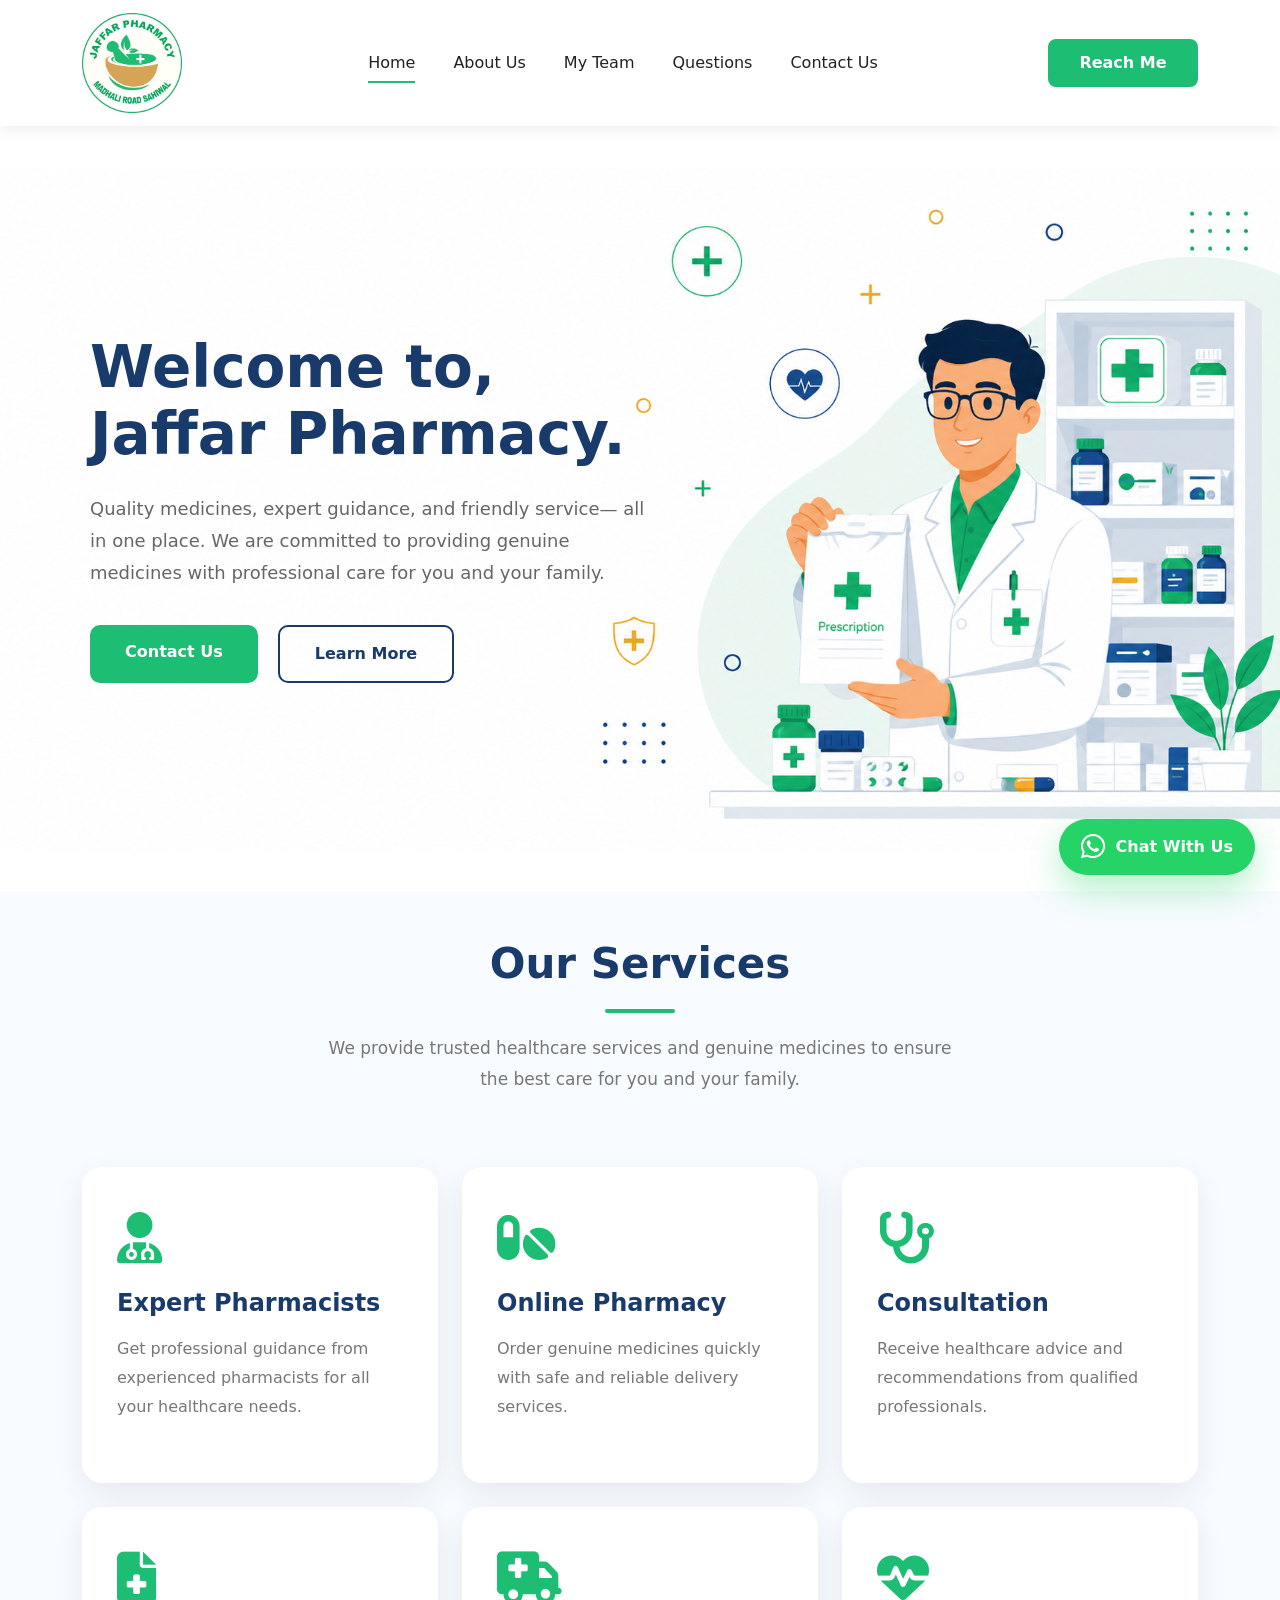
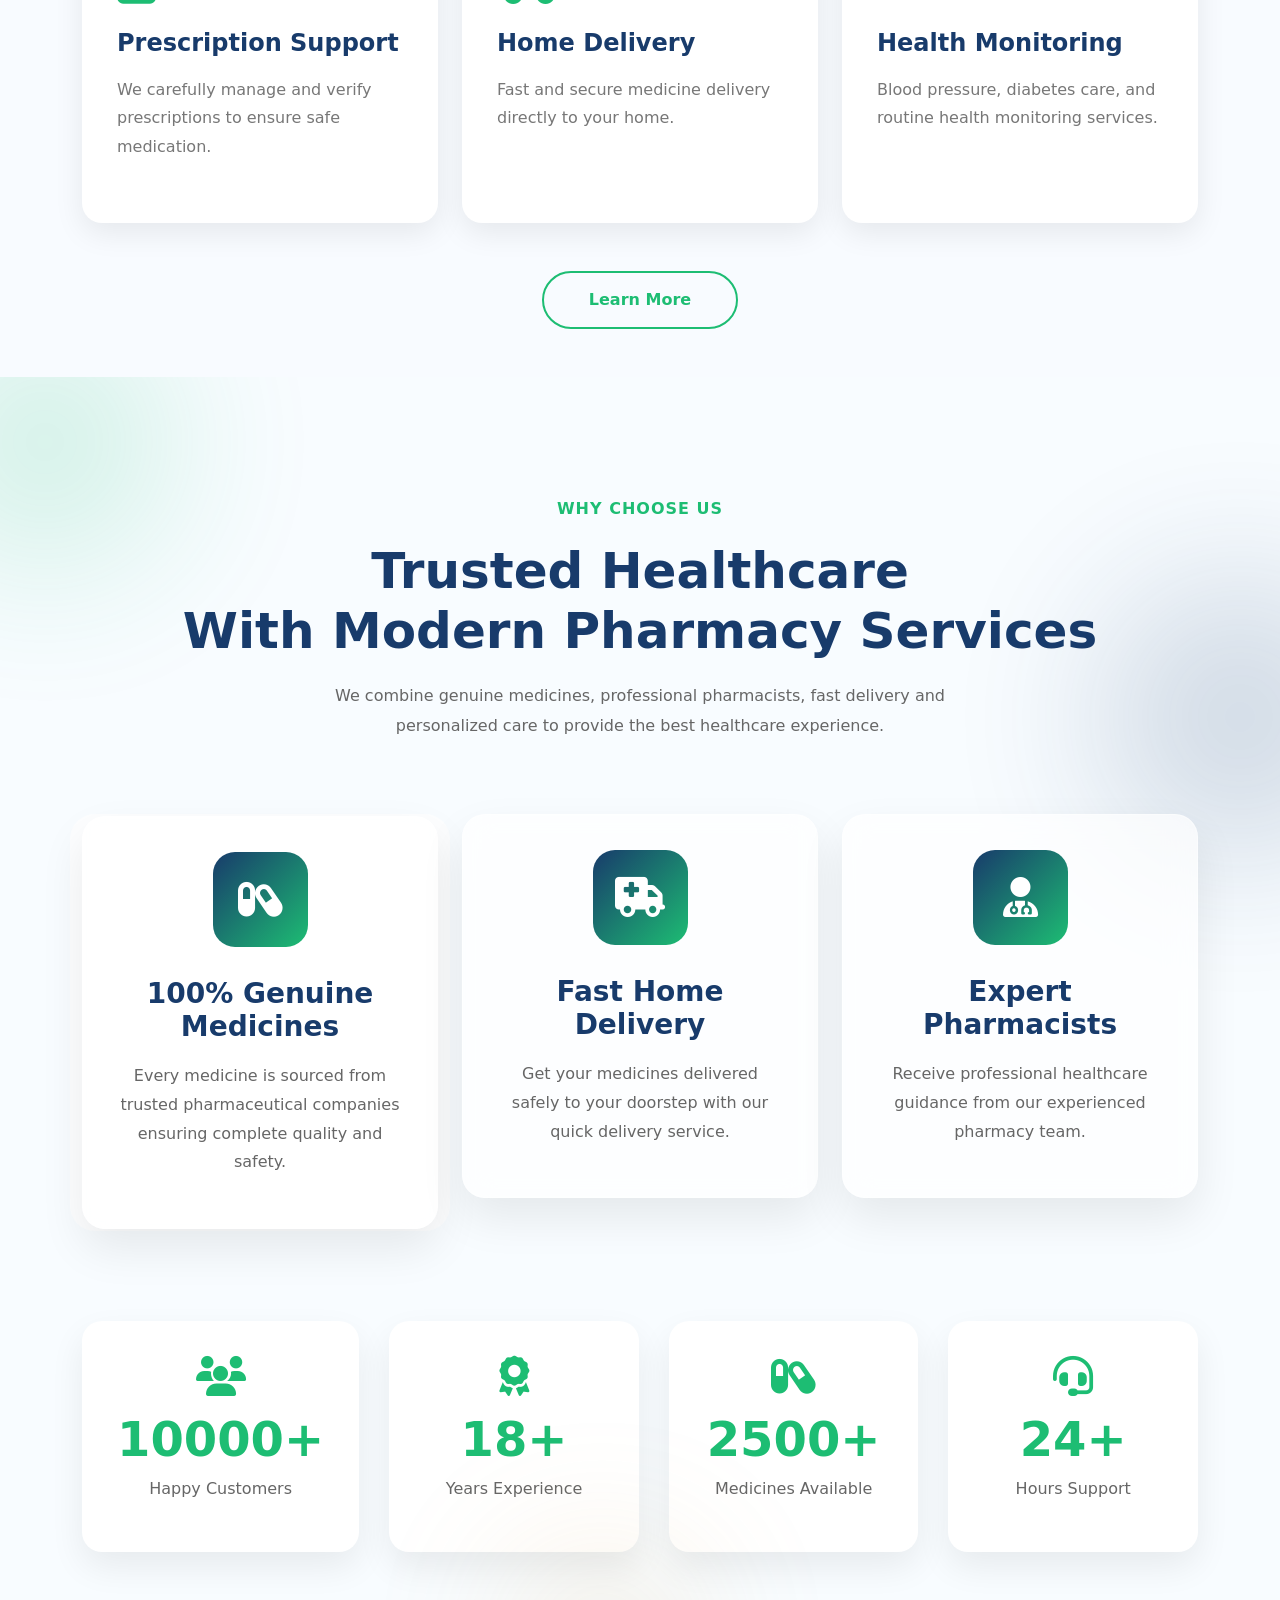
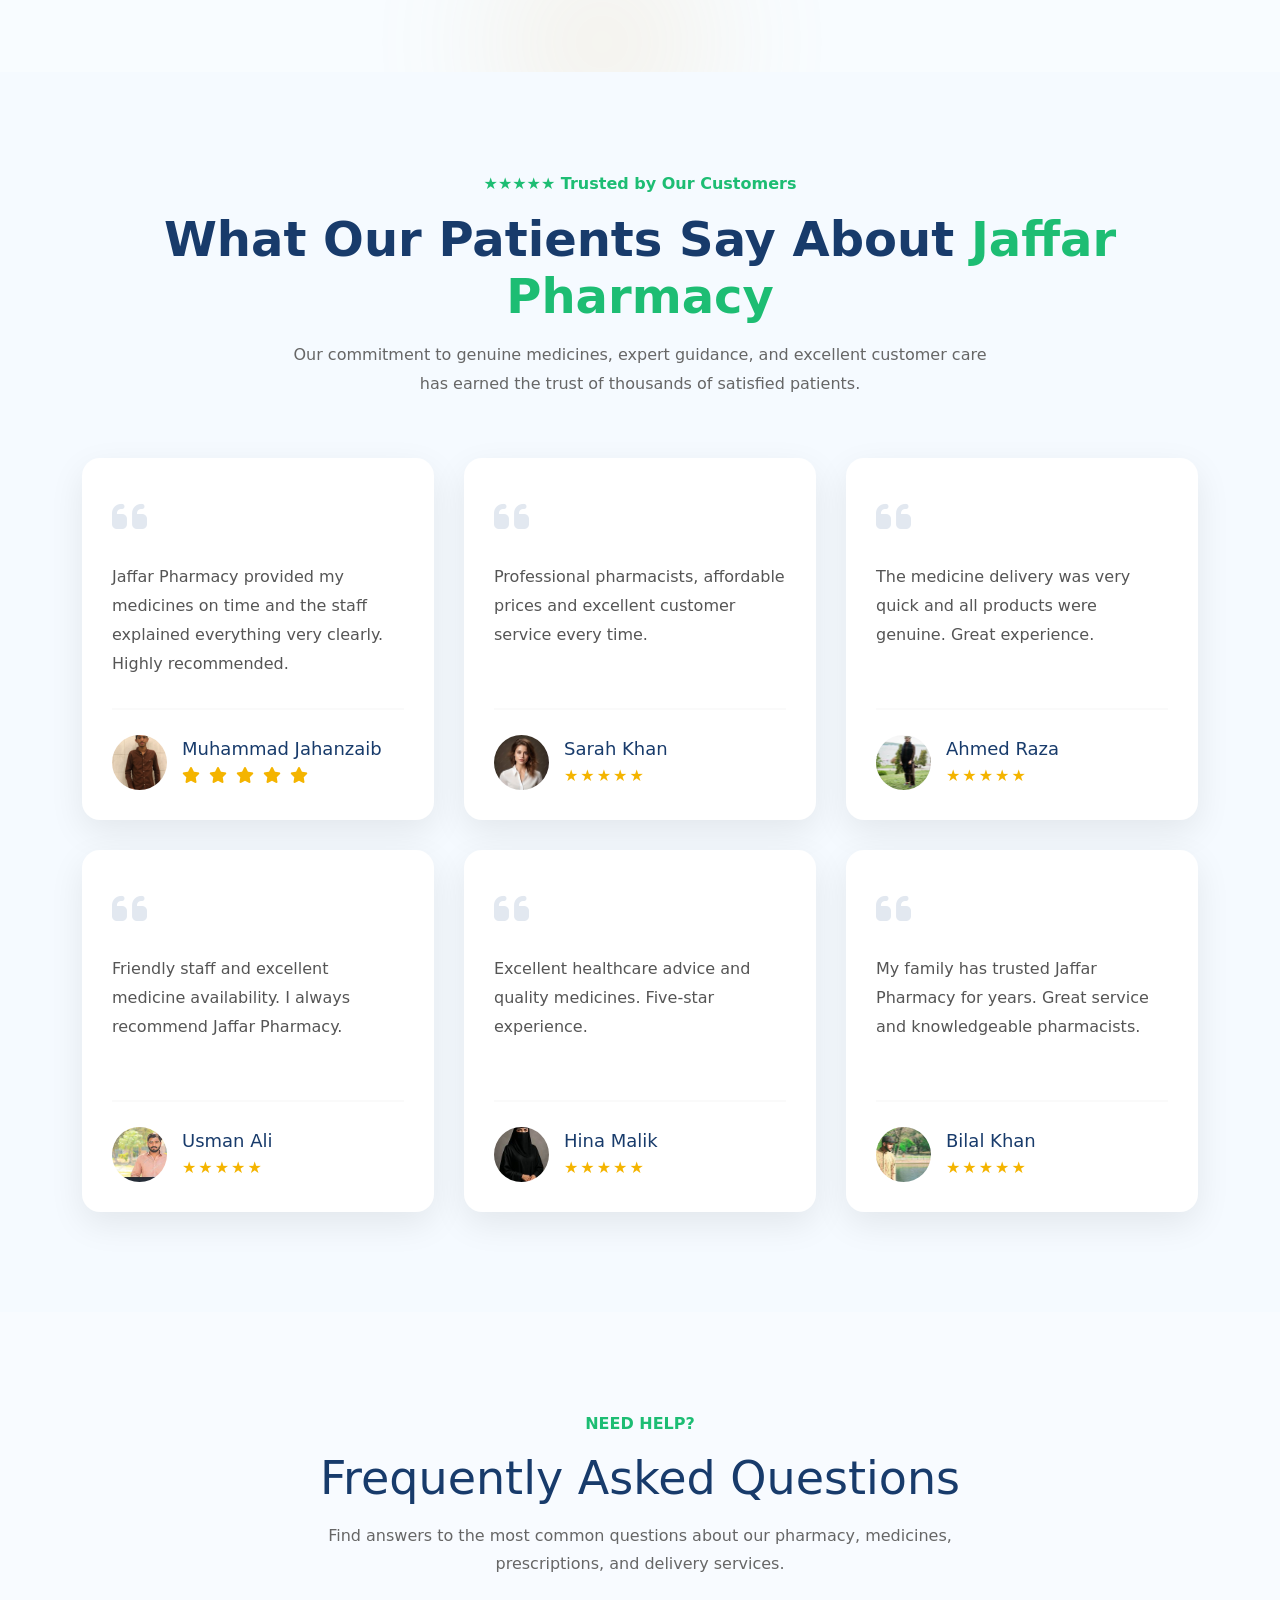
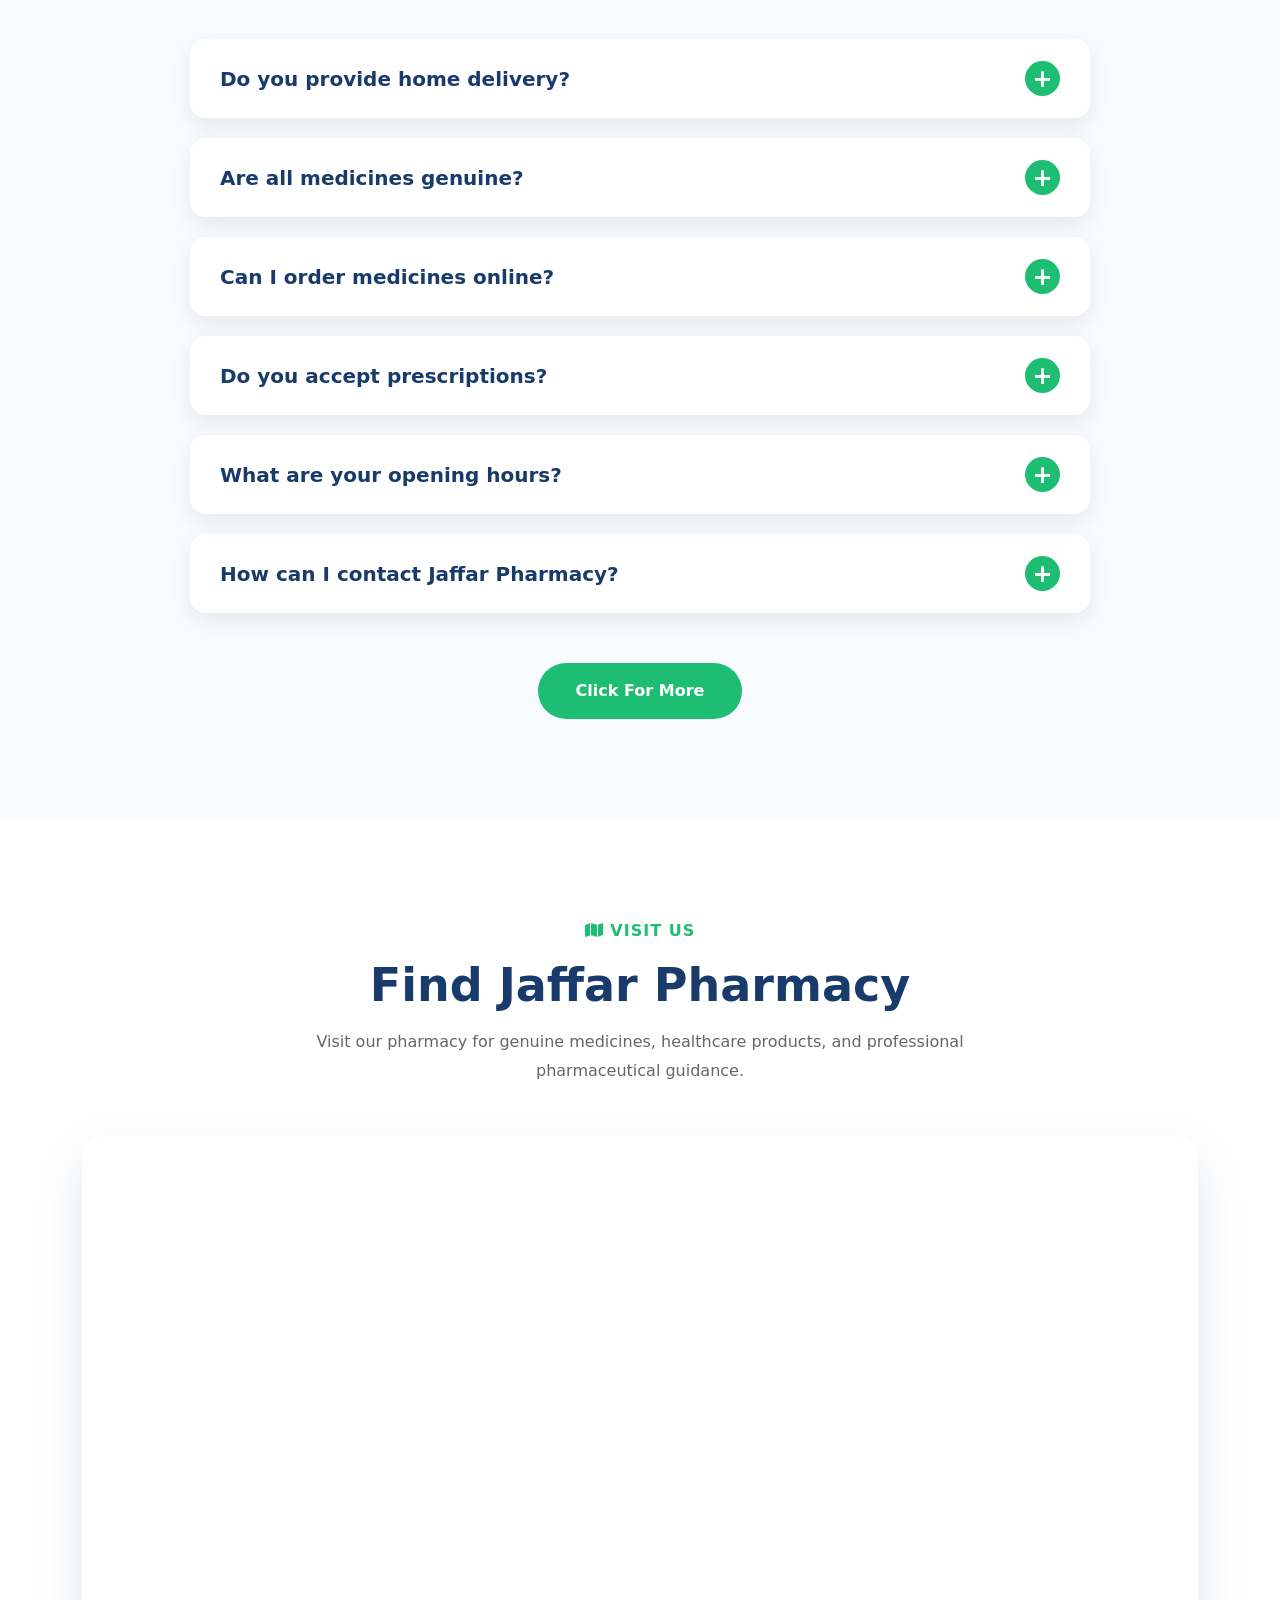
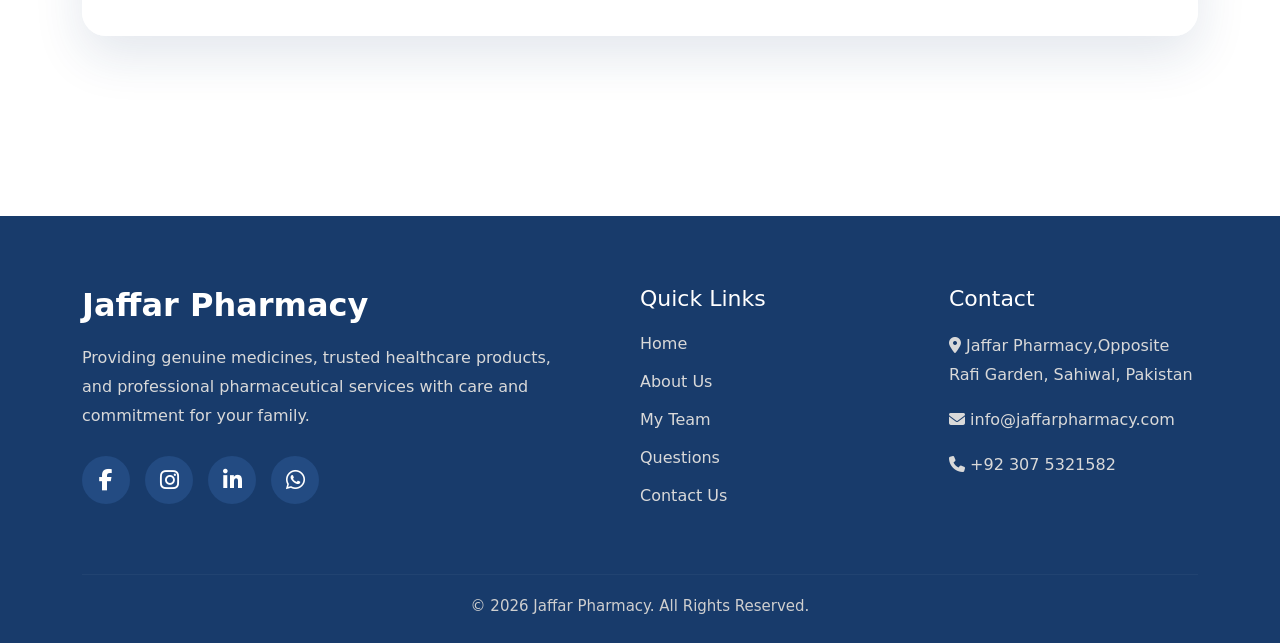
<file: index.html>
<!DOCTYPE html>
<html lang="en">

<head>
    <meta charset="UTF-8">
    <meta name="viewport" content="width=device-width, initial-scale=1.0">
    <title>Jaffar Pharmacy | Trusted Pharmacy & Medical Store in Sahiwal</title>
    <meta name="description"
        content="Jaffar Pharmacy is a trusted pharmacy in Sahiwal offering genuine medicines, healthcare products, pharmacist guidance, and fast home delivery.">
    <meta property="og:title" content="Jaffar Pharmacy">

    <meta property="og:description" content="Trusted Pharmacy in Sahiwal">

    <meta property="og:image" content="https://paffarpharmacy.org/images/logo.jpg">

    <meta property="og:url" content="https://jaffarpharmacy.org">
    <link rel="icon" type="image/x-icon" href="images/jaffarpharmacylogo.jpg">
    <link rel="stylesheet" href="css/style.css">
    <link rel="stylesheet" href="https://cdn.jsdelivr.net/npm/swiper@11/swiper-bundle.min.css">
    <link rel="stylesheet" href="https://cdn.jsdelivr.net/npm/swiper@11/swiper-bundle.min.css" />
    <link href="https://cdn.jsdelivr.net/npm/bootstrap@5.3.8/dist/css/bootstrap.min.css" rel="stylesheet"
        integrity="sha384-sRIl4kxILFvY47J16cr9ZwB07vP4J8+LH7qKQnuqkuIAvNWLzeN8tE5YBujZqJLB" crossorigin="anonymous">
    <link rel="stylesheet" href="https://cdnjs.cloudflare.com/ajax/libs/font-awesome/6.7.2/css/all.min.css">
</head>

<body>

    <nav class="navbar navbar-expand-lg">
        <div class="container">

            <!-- Logo -->
            <a class="navbar-brand" href="/">
                <img src="images/jaffarpharmacylogo.jpg" class="logoimg" alt="Jaffar Pharmacy">
            </a>

            <!-- Mobile Toggle -->
            <button class="navbar-toggler" type="button" data-bs-toggle="collapse" data-bs-target="#navbarNav">
                <span class="navbar-toggler-icon"></span>
            </button>

            <!-- Navbar -->
            <div class="collapse navbar-collapse" id="navbarNav">

                <!-- Center Menu -->
                <ul class="navbar-nav mx-auto">

                    <li class="nav-item">
                        <a class="nav-link active" href="index.html">Home</a>
                    </li>

                    <li class="nav-item">
                        <a class="nav-link" href="about.html">About Us</a>
                    </li>

                    <li class="nav-item">
                        <a class="nav-link" href="team.html">My Team</a>
                    </li>

                    <li class="nav-item">
                        <a class="nav-link" href="questions.html">Questions</a>
                    </li>

                    <li class="nav-item">
                        <a class="nav-link" href="contact.html">Contact Us</a>
                    </li>

                </ul>

                <!-- Button -->
                <a href="contact.html" class="d-lg-block d-grid">
                    <button class="reachmebtn">Reach Me</button>
                </a>

            </div>

        </div>
    </nav>
    <section class="hero_section">
        <div class="hero_content">

            <div class="hero_text">
                <h1>
                    Welcome to,<br>
                    Jaffar Pharmacy.
                </h1>

                <p>
                    Quality medicines, expert guidance, and friendly service—
                    all in one place. We are committed to providing genuine
                    medicines with professional care for you and your family.
                </p>

                <div class="hero_buttons">
                    <a href="contact.html" class="btn_primary">Contact Us</a>
                    <a href="about.html" class="btn_secondary">Learn More</a>
                </div>
            </div>

        </div>
    </section>
    <section class="services py-5">

        <div class="container">

            <div class="section-title text-center">
                <h2>Our Services</h2>
                <div class="line"></div>

                <p>
                    We provide trusted healthcare services and genuine medicines to
                    ensure the best care for you and your family.
                </p>
            </div>

            <div class="row g-4 mt-5">

                <!-- Card 1 -->
                <div class="col-lg-4 col-md-6">
                    <div class="service-card">
                        <i class="fa-solid fa-user-doctor"></i>
                        <h4>Expert Pharmacists</h4>
                        <p>
                            Get professional guidance from experienced pharmacists
                            for all your healthcare needs.
                        </p>
                    </div>
                </div>

                <!-- Card 2 -->
                <div class="col-lg-4 col-md-6">
                    <div class="service-card">
                        <i class="fa-solid fa-pills"></i>
                        <h4>Online Pharmacy</h4>
                        <p>
                            Order genuine medicines quickly with safe and reliable
                            delivery services.
                        </p>
                    </div>
                </div>

                <!-- Card 3 -->
                <div class="col-lg-4 col-md-6">
                    <div class="service-card">
                        <i class="fa-solid fa-stethoscope"></i>
                        <h4>Consultation</h4>
                        <p>
                            Receive healthcare advice and recommendations from
                            qualified professionals.
                        </p>
                    </div>
                </div>

                <!-- Card 4 -->
                <div class="col-lg-4 col-md-6">
                    <div class="service-card">
                        <i class="fa-solid fa-file-medical"></i>
                        <h4>Prescription Support</h4>
                        <p>
                            We carefully manage and verify prescriptions to ensure
                            safe medication.
                        </p>
                    </div>
                </div>

                <!-- Card 5 -->
                <div class="col-lg-4 col-md-6">
                    <div class="service-card">
                        <i class="fa-solid fa-truck-medical"></i>
                        <h4>Home Delivery</h4>
                        <p>
                            Fast and secure medicine delivery directly to your home.
                        </p>
                    </div>
                </div>

                <!-- Card 6 -->
                <div class="col-lg-4 col-md-6">
                    <div class="service-card">
                        <i class="fa-solid fa-heart-pulse"></i>
                        <h4>Health Monitoring</h4>
                        <p>
                            Blood pressure, diabetes care, and routine health
                            monitoring services.
                        </p>
                    </div>
                </div>

            </div>

            <div class="text-center mt-5">
                <a href="about.html" class="learn-btn">Learn More</a>
            </div>

        </div>

    </section>



    <section class="why_choose">

        <div class="floating-circle one"></div>
        <div class="floating-circle two"></div>
        <div class="floating-circle three"></div>

        <div class="container">

            <div class="heading">

                <span>Why Choose Us</span>

                <h2>
                    Trusted Healthcare <br>
                    With Modern Pharmacy Services
                </h2>

                <p>
                    We combine genuine medicines, professional pharmacists,
                    fast delivery and personalized care to provide the best
                    healthcare experience.
                </p>

            </div>


            <div class="row g-4 mt-5">

                <!-- Card -->

                <div class="col-lg-4 gradient-border">

                    <div class="glass-card">

                        <div class="icon-box">
                            <i class="fa-solid fa-capsules"></i>
                        </div>

                        <h3>100% Genuine Medicines</h3>

                        <p>
                            Every medicine is sourced from trusted pharmaceutical
                            companies ensuring complete quality and safety.
                        </p>

                    </div>

                </div>

                <!-- Card -->

                <div class="col-lg-4">

                    <div class="glass-card">

                        <div class="icon-box">
                            <i class="fa-solid fa-truck-medical"></i>
                        </div>

                        <h3>Fast Home Delivery</h3>

                        <p>
                            Get your medicines delivered safely to your doorstep
                            with our quick delivery service.
                        </p>

                    </div>

                </div>

                <!-- Card -->

                <div class="col-lg-4">

                    <div class="glass-card">

                        <div class="icon-box">
                            <i class="fa-solid fa-user-doctor"></i>
                        </div>

                        <h3>Expert Pharmacists</h3>

                        <p>
                            Receive professional healthcare guidance from our
                            experienced pharmacy team.
                        </p>

                    </div>

                </div>

            </div>


            <!-- Counter -->

            <div class="counter-section">

                <div class="counter-box">
                    <i class="fa-solid fa-users"></i>
                    <h2 class="counter" data-target="10000">250+</h2>

                    <p>Happy Customers</p>

                </div>

                <div class="counter-box">
                    <i class="fa-solid fa-award"></i>
                    <h2 class="counter" data-target="18">5+</h2>

                    <p>Years Experience</p>

                </div>

                <div class="counter-box">
                    <i class="fa-solid fa-capsules"></i>
                    <h2 class="counter" data-target="2500">999+</h2>

                    <p>Medicines Available</p>

                </div>

                <div class="counter-box">
                    <i class="fa-solid fa-headset"></i>
                    <h2 class="counter" data-target="24">27/7</h2>

                    <p>Hours Support</p>

                </div>

            </div>

        </div>

    </section>
    <section class="reviews-section">

        <div class="container">

            <div class="review-heading">

                <span>★★★★★ Trusted by Our Customers</span>

                <h2>What Our Patients Say About <span>Jaffar Pharmacy</span></h2>

                <p>
                    Our commitment to genuine medicines, expert guidance, and excellent
                    customer care has earned the trust of thousands of satisfied patients.
                </p>

            </div>

            <div class="review-grid">

                <!-- Review Card -->

                <div class="review-card">

                    <div class="quote">
                        <i class="fa-solid fa-quote-left"></i>
                    </div>

                    <p>
                        Jaffar Pharmacy provided my medicines on time and the staff
                        explained everything very clearly. Highly recommended.
                    </p>

                    <hr>

                    <div class="review-user">

                        <img src="images/my-pic.jpeg" alt="jaffar pharmacy logo">

                        <div>

                            <h4>Muhammad Jahanzaib</h4>

                            <div class="stars">
                                <i class="fa-solid fa-star"></i>
                                <i class="fa-solid fa-star"></i>
                                <i class="fa-solid fa-star"></i>
                                <i class="fa-solid fa-star"></i>
                                <i class="fa-solid fa-star"></i>
                            </div>

                        </div>

                    </div>

                </div>

                <!-- Copy this card 5 more times -->

                <div class="review-card">

                    <div class="quote">
                        <i class="fa-solid fa-quote-left"></i>
                    </div>

                    <p>
                        Professional pharmacists, affordable prices and excellent
                        customer service every time.
                    </p>

                    <hr>

                    <div class="review-user">

                        <img src="images/woman-review-pic.jpg" alt="jaffar pharmacy review pic">

                        <div>

                            <h4>Sarah Khan</h4>

                            <div class="stars">
                                ★★★★★
                            </div>

                        </div>

                    </div>

                </div>

                <div class="review-card">

                    <div class="quote">
                        <i class="fa-solid fa-quote-left"></i>
                    </div>

                    <p>
                        The medicine delivery was very quick and all products were
                        genuine. Great experience.
                    </p>

                    <hr>

                    <div class="review-user">

                        <img src="images/mens-pic-1.jpg" alt="jaffar pharmacy review pic">

                        <div>

                            <h4>Ahmed Raza</h4>

                            <div class="stars">
                                ★★★★★
                            </div>

                        </div>

                    </div>

                </div>

                <div class="review-card">

                    <div class="quote">
                        <i class="fa-solid fa-quote-left"></i>
                    </div>

                    <p>
                        Friendly staff and excellent medicine availability. I always
                        recommend Jaffar Pharmacy.
                    </p>

                    <hr>

                    <div class="review-user">

                        <img src="images/mens-pic-2.jpg" alt="jaffar pharmacy review pic">

                        <div>

                            <h4>Usman Ali</h4>

                            <div class="stars">
                                ★★★★★
                            </div>

                        </div>

                    </div>

                </div>

                <div class="review-card">

                    <div class="quote">
                        <i class="fa-solid fa-quote-left"></i>
                    </div>

                    <p>
                        Excellent healthcare advice and quality medicines. Five-star
                        experience.
                    </p>

                    <hr>

                    <div class="review-user">

                        <img src="images/woman-review-pic-2.jpg" alt="jaffar pharmacy review pic">

                        <div>

                            <h4>Hina Malik</h4>

                            <div class="stars">
                                ★★★★★
                            </div>

                        </div>

                    </div>

                </div>

                <div class="review-card">

                    <div class="quote">
                        <i class="fa-solid fa-quote-left"></i>
                    </div>

                    <p>
                        My family has trusted Jaffar Pharmacy for years. Great service
                        and knowledgeable pharmacists.
                    </p>

                    <hr>

                    <div class="review-user">

                        <img src="images/mens-pic-3.jpg" alt="jaffar pharmacy review pic">

                        <div>

                            <h4>Bilal Khan</h4>

                            <div class="stars">
                                ★★★★★
                            </div>

                        </div>

                    </div>

                </div>

            </div>

        </div>

    </section>


    <section class="faq-section">

        <div class="container">

            <div class="faq-heading">

                <span>Need Help?</span>

                <h2>Frequently Asked Questions</h2>

                <p>
                    Find answers to the most common questions about our pharmacy,
                    medicines, prescriptions, and delivery services.
                </p>

            </div>

            <div class="faq-container">

                <!-- FAQ 1 -->

                <div class="faq-item">

                    <button class="faq-question">

                        Do you provide home delivery?

                        <span>+</span>

                    </button>

                    <div class="faq-answer">

                        <p>
                            Yes, we provide fast and reliable home delivery for
                            medicines within our delivery areas.
                        </p>

                    </div>

                </div>

                <!-- FAQ 2 -->

                <div class="faq-item">

                    <button class="faq-question">

                        Are all medicines genuine?

                        <span>+</span>

                    </button>

                    <div class="faq-answer">

                        <p>
                            Absolutely. We only sell authentic medicines from
                            trusted pharmaceutical companies.
                        </p>

                    </div>

                </div>

                <!-- FAQ 3 -->

                <div class="faq-item">

                    <button class="faq-question">

                        Can I order medicines online?

                        <span>+</span>

                    </button>

                    <div class="faq-answer">

                        <p>
                            Yes. You can contact us through WhatsApp or phone to
                            place your medicine order.
                        </p>

                    </div>

                </div>

                <!-- FAQ 4 -->

                <div class="faq-item">

                    <button class="faq-question">

                        Do you accept prescriptions?

                        <span>+</span>

                    </button>

                    <div class="faq-answer">

                        <p>
                            Yes, our pharmacists verify prescriptions before
                            dispensing prescription medicines.
                        </p>

                    </div>

                </div>

                <!-- FAQ 5 -->

                <div class="faq-item">

                    <button class="faq-question">

                        What are your opening hours?

                        <span>+</span>

                    </button>

                    <div class="faq-answer">

                        <p>
                            We are open seven days a week. Please contact us for
                            exact timings.
                        </p>

                    </div>

                </div>

                <!-- FAQ 6 -->

                <div class="faq-item">

                    <button class="faq-question">

                        How can I contact Jaffar Pharmacy?

                        <span>+</span>

                    </button>

                    <div class="faq-answer">

                        <p>
                            You can call us, visit our pharmacy, or send us a
                            message on WhatsApp anytime.
                        </p>

                    </div>

                </div>

            </div>

            <div class="faq-btn">

                <a href="questions.html" class="more-btn">
                    Click For More
                </a>

            </div>

        </div>

    </section>


    <section class="map-section">

        <div class="container">

            <div class="map-heading">

                <span><i class="fa-solid fa-map"></i> Visit Us</span>

                <h2>Find Jaffar Pharmacy</h2>

                <p>
                    Visit our pharmacy for genuine medicines, healthcare products,
                    and professional pharmaceutical guidance.
                </p>

            </div>

            <div class="map-container">

                <iframe
                    src="https://www.google.com/maps/embed?pb=!1m18!1m12!1m3!1d2711.4402568858827!2d73.08096207438653!3d30.700976387168836!2m3!1f0!2f0!3f0!3m2!1i1024!2i768!4f13.1!3m3!1m2!1s0x3922c7c3bb0f3863%3A0xa566520187087adb!2sJaffar%20pharmacy!5e1!3m2!1sen!2s!4v1784400869577!5m2!1sen!2s"
                    width="600" height="450" style="border:0;" allowfullscreen="" loading="lazy"
                    referrerpolicy="strict-origin-when-cross-origin">" allowfullscreen="" loading="lazy"
                    referrerpolicy="no-referrer-when-downgrade">
                </iframe>

            </div>

        </div>

    </section>


    <footer class="footer">

        <div class="container">

            <div class="footer_content">

                <!-- Company -->
                <div class="footer_box">
                    <h2>Jaffar Pharmacy</h2>

                    <p>
                        Providing genuine medicines, trusted healthcare products,
                        and professional pharmaceutical services with care and
                        commitment for your family.
                    </p>

                    <div class="social_icons">

                        <a href="https://www.facebook.com/profile.php?id=61576593710067#"><i
                                class="fa-brands fa-facebook-f"></i></a>

                        <a href="https://www.instagram.com/jaffar.pharmacy/"><i class="fa-brands fa-instagram"></i></a>

                        <a href="jaffarpharmacy.org"><i class="fa-brands fa-linkedin-in"></i></a>

                        <a href="https://wa.me/+92 307 5321582"><i class="fa-brands fa-whatsapp"></i></a>

                    </div>

                </div>

                <!-- Quick Links -->
                <div class="footer_box">

                    <h4>Quick Links</h4>

                    <ul>

                        <li><a href="index.html">Home</a></li>

                        <li><a href="about.html">About Us</a></li>

                        <li><a href="team.html">My Team</a></li>

                        <li><a href="questions.html">Questions</a></li>

                        <li><a href="contact.html">Contact Us</a></li>

                    </ul>

                </div>

                <!-- Contact -->
                <div class="footer_box">

                    <h4>Contact</h4>

                    <p><i class="fa-solid fa-location-dot"></i> Jaffar Pharmacy,Opposite Rafi Garden, Sahiwal, Pakistan
                    </p>

                    <p><i class="fa-solid fa-envelope"></i> info@jaffarpharmacy.com</p>

                    <p><i class="fa-solid fa-phone"></i> +92 307 5321582 </p>

                </div>

            </div>

            <hr>

            <div class="copyright">

                <p>
                    © 2026 Jaffar Pharmacy. All Rights Reserved.
                </p>

            </div>

        </div>

    </footer>

    <a href="#" class="scroll-top" id="scrollTop">
        <i class="fa-solid fa-arrow-up"></i>
    </a>


    <a href="https://wa.me/+92 307 5321582" class="whatsapp-chat" target="_blank">
        <i class="fa-brands fa-whatsapp"></i>
        <span>Chat With Us</span>
    </a>


    <script src="js/index.js"></script>
    <script src="https://cdn.jsdelivr.net/npm/swiper@11/swiper-bundle.min.js"></script>
    <script src="https://cdn.jsdelivr.net/npm/bootstrap@5.3.8/dist/js/bootstrap.bundle.min.js"
        integrity="sha384-FKyoEForCGlyvwx9Hj09JcYn3nv7wiPVlz7YYwJrWVcXK/BmnVDxM+D2scQbITxI"
        crossorigin="anonymous"></script>


</body>

</html>
</file>
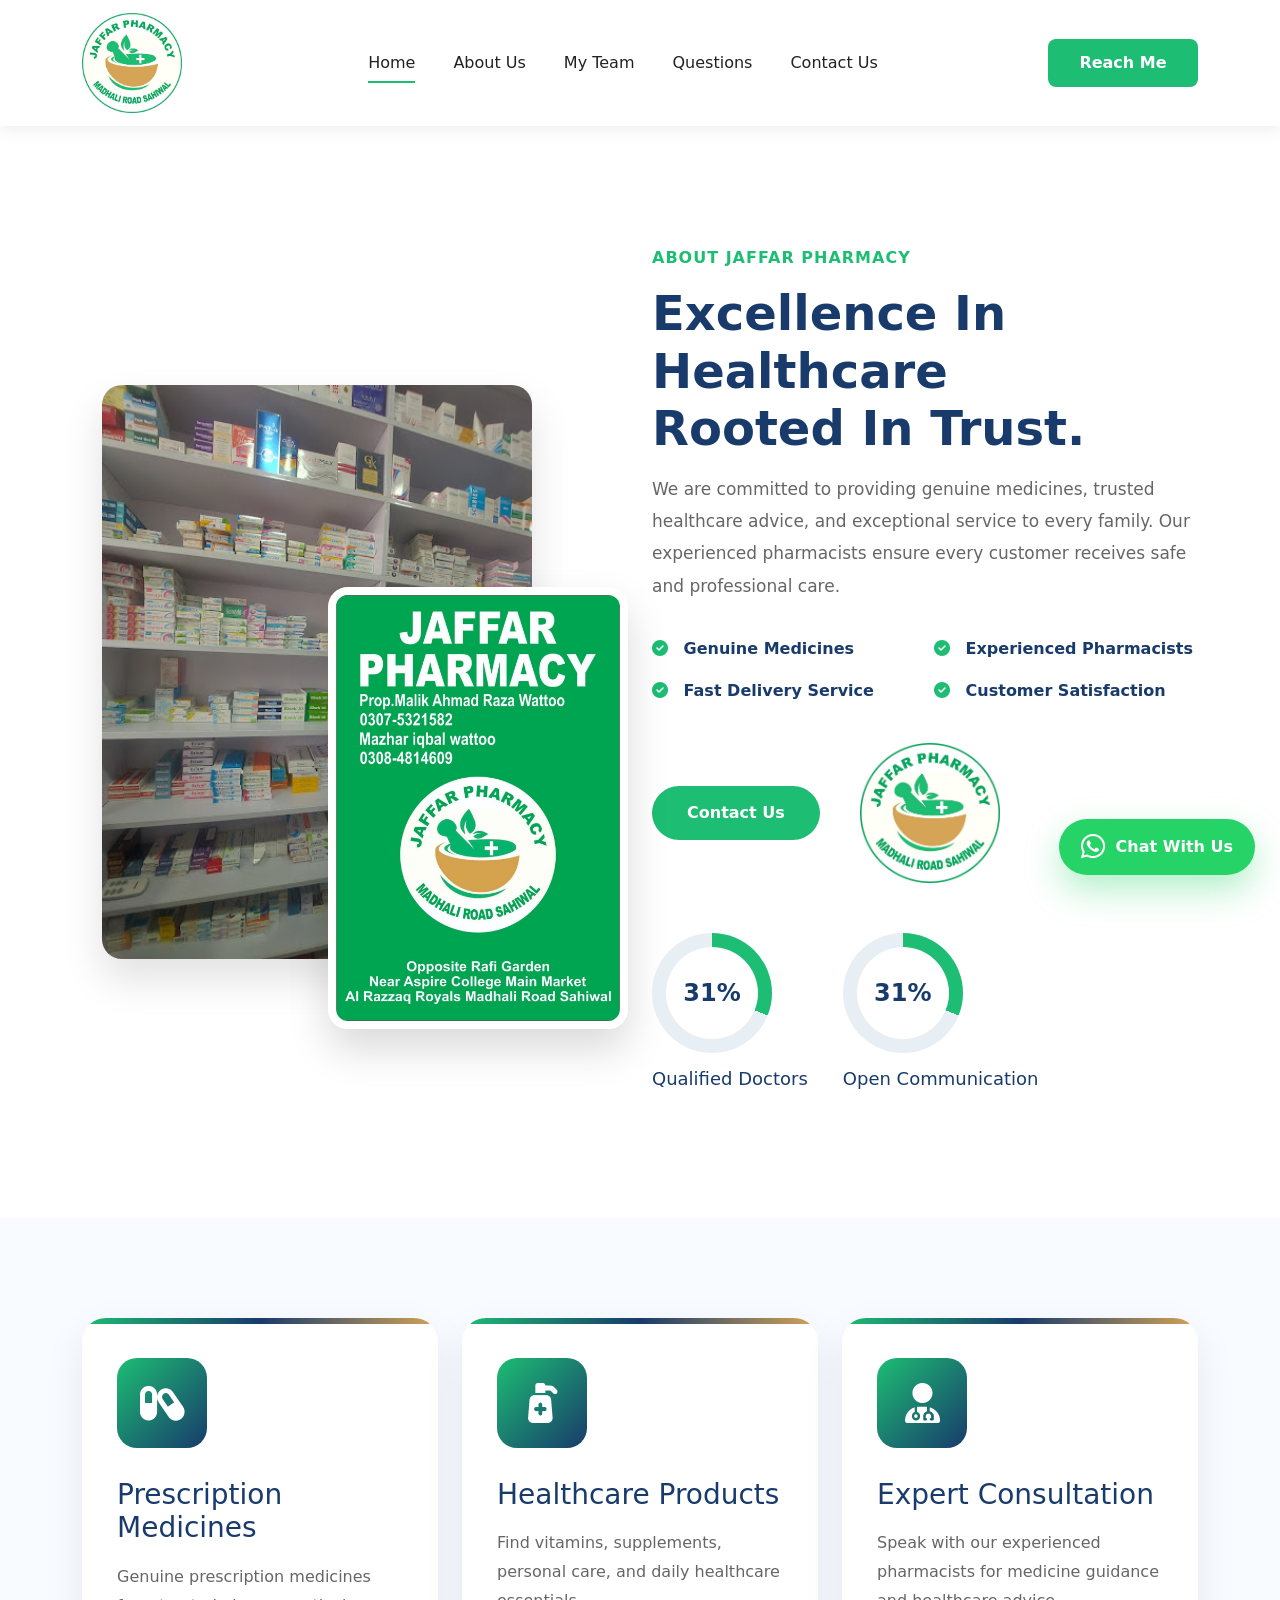
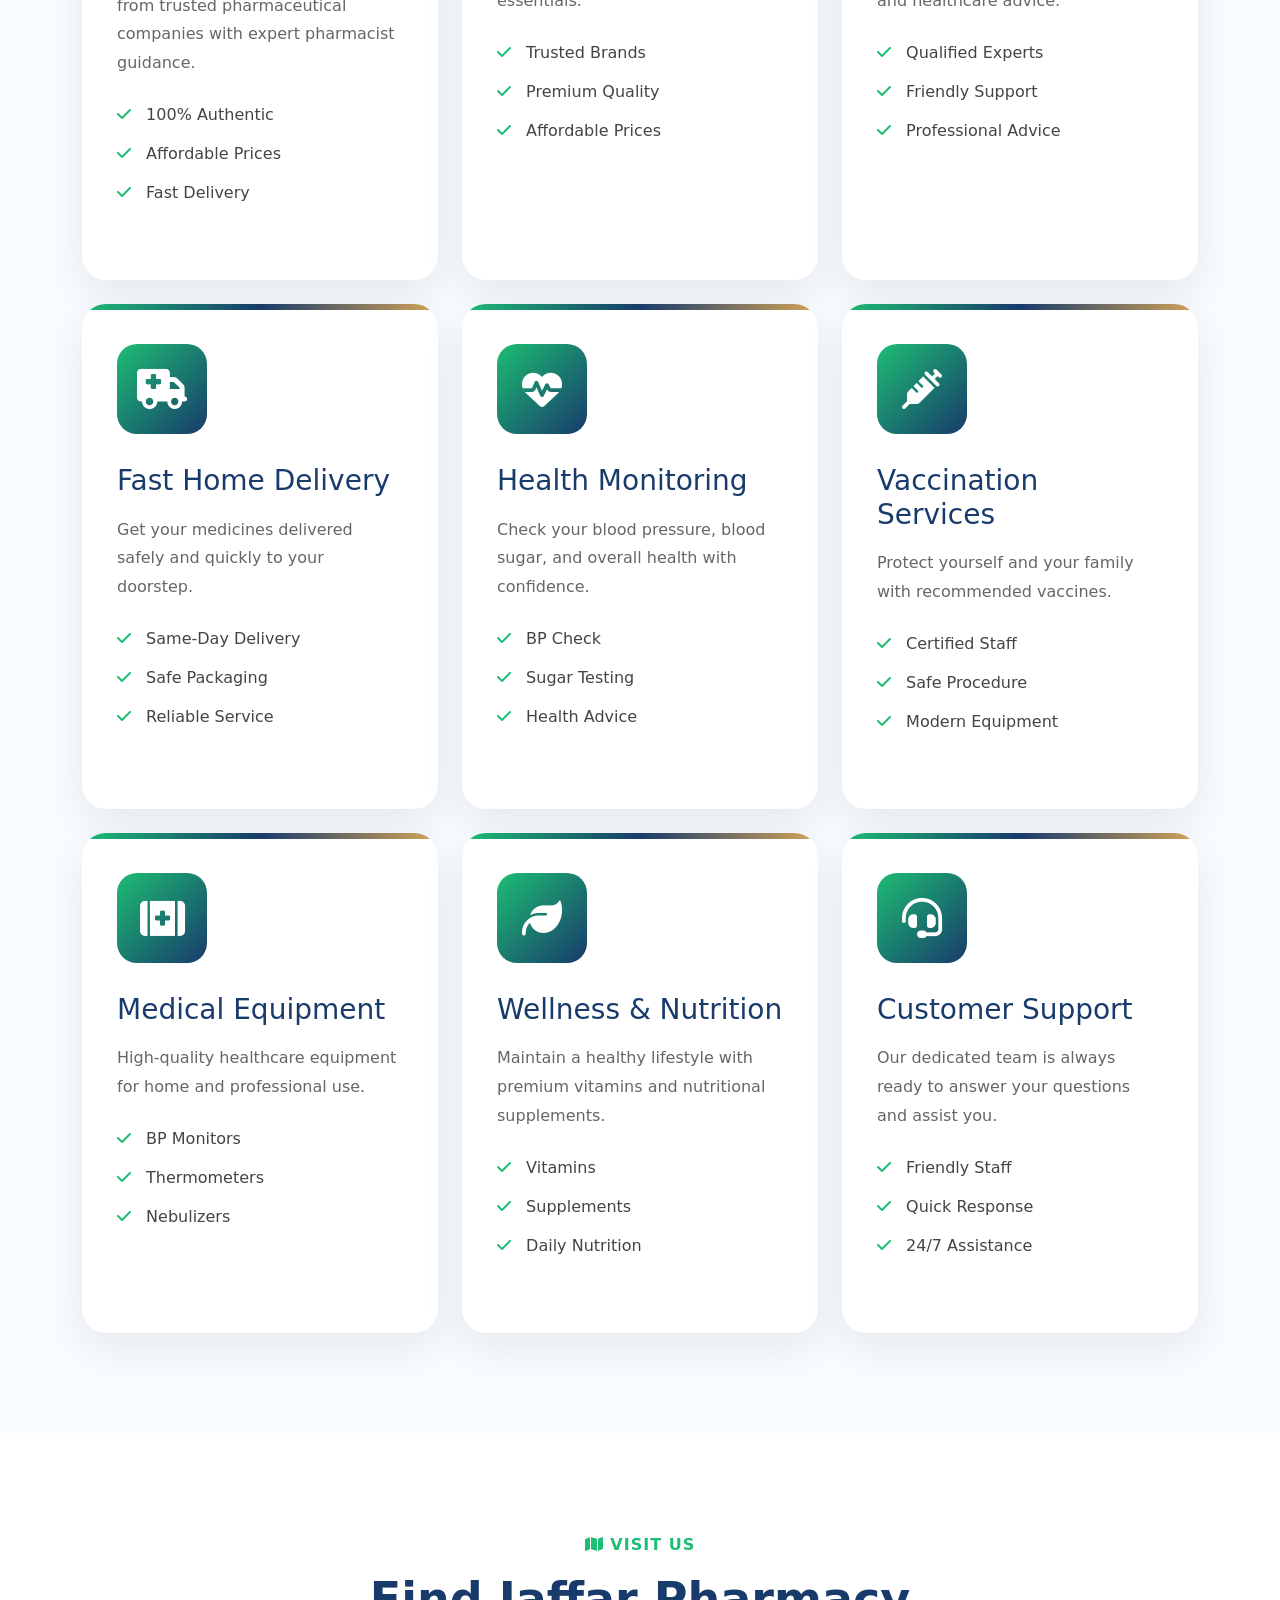
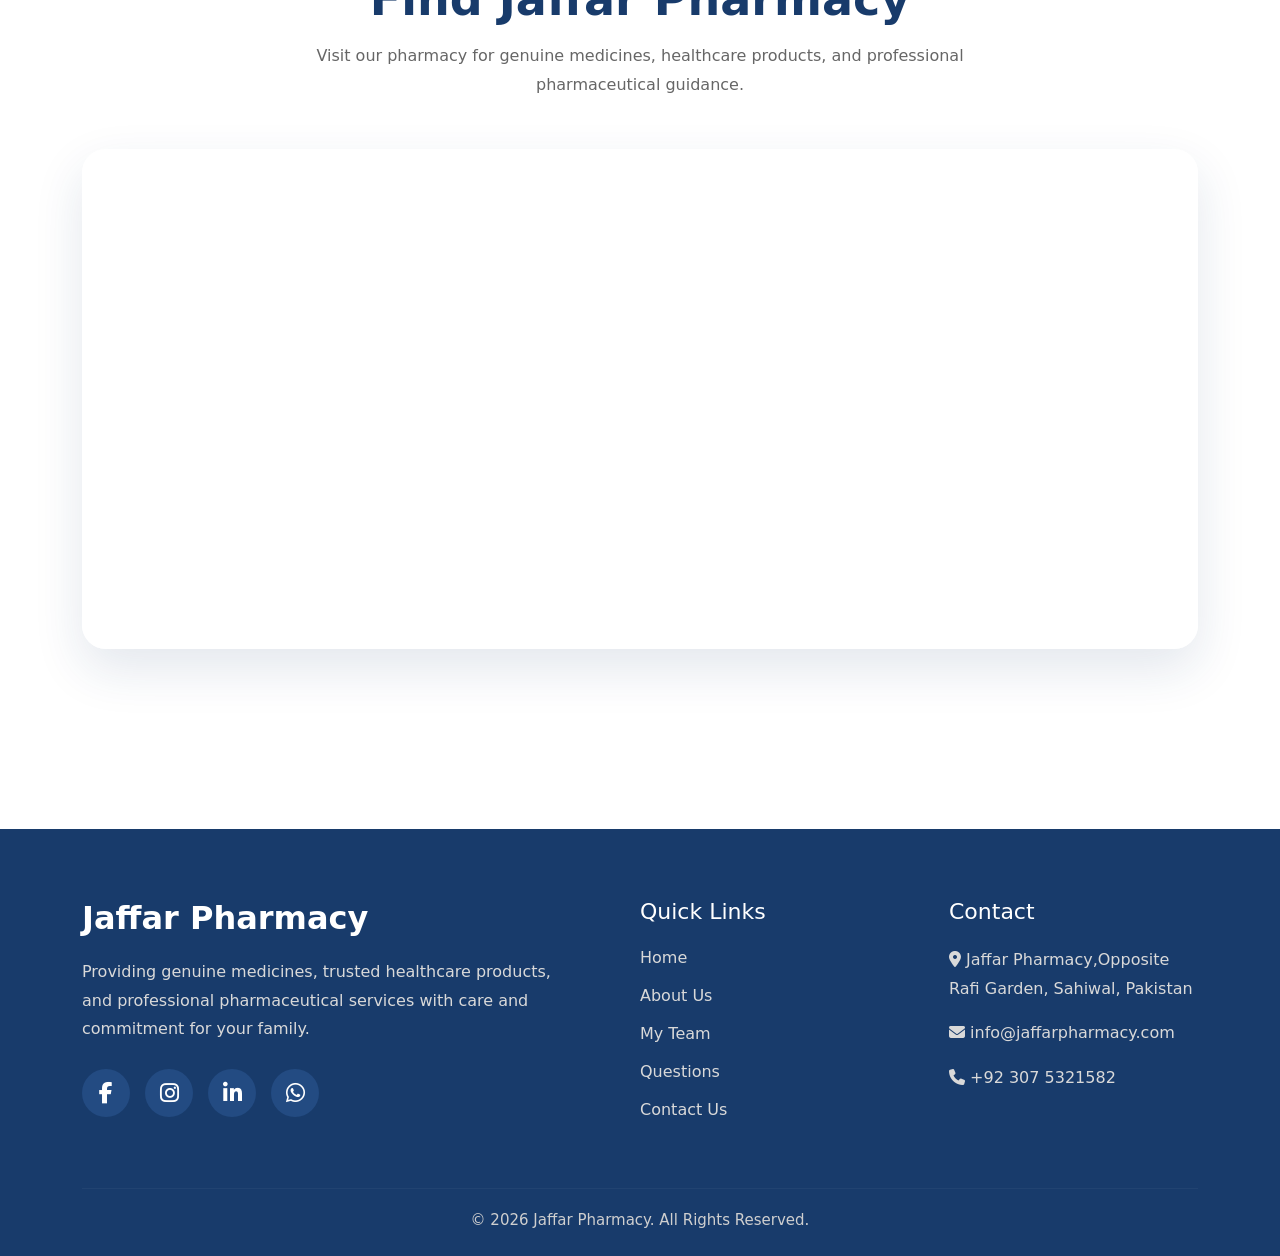
<file: about.html>
<!DOCTYPE html>
<html lang="en">

<head>
    <meta charset="UTF-8">
    <meta name="viewport" content="width=device-width, initial-scale=1.0">
    <title>Jaffar Pharmacy</title>
    <link rel="icon" type="image/x-icon" href="images/jaffarpharmacylogo.jpg">
    <link rel="stylesheet" href="css/about.css">
    <link rel="stylesheet" href="https://cdn.jsdelivr.net/npm/swiper@11/swiper-bundle.min.css">
    <link rel="stylesheet" href="https://cdn.jsdelivr.net/npm/swiper@11/swiper-bundle.min.css" />
    <link href="https://cdn.jsdelivr.net/npm/bootstrap@5.3.8/dist/css/bootstrap.min.css" rel="stylesheet"
        integrity="sha384-sRIl4kxILFvY47J16cr9ZwB07vP4J8+LH7qKQnuqkuIAvNWLzeN8tE5YBujZqJLB" crossorigin="anonymous">
    <link rel="stylesheet" href="https://cdnjs.cloudflare.com/ajax/libs/font-awesome/6.7.2/css/all.min.css">
</head>

<body>
    <nav class="navbar navbar-expand-lg">
        <div class="container">

            <!-- Logo -->
            <a class="navbar-brand" href="/">
                <img src="images/jaffarpharmacylogo.jpg" class="logoimg" alt="Jaffar Pharmacy">
            </a>

            <!-- Mobile Toggle -->
            <button class="navbar-toggler" type="button" data-bs-toggle="collapse" data-bs-target="#navbarNav">
                <span class="navbar-toggler-icon"></span>
            </button>

            <!-- Navbar -->
            <div class="collapse navbar-collapse" id="navbarNav">

                <!-- Center Menu -->
                <ul class="navbar-nav mx-auto">

                    <li class="nav-item">
                        <a class="nav-link active" href="index.html">Home</a>
                    </li>

                    <li class="nav-item">
                        <a class="nav-link" href="about.html">About Us</a>
                    </li>

                    <li class="nav-item">
                        <a class="nav-link" href="team.html">My Team</a>
                    </li>

                    <li class="nav-item">
                        <a class="nav-link" href="questions.html">Questions</a>
                    </li>

                    <li class="nav-item">
                        <a class="nav-link" href="contact.html">Contact Us</a>
                    </li>

                </ul>

                <!-- Button -->
                <a href="contact.html" class="d-lg-block d-grid">
                    <button class="reachmebtn">Reach Me</button>
                </a>

            </div>

        </div>
    </nav>


    <section class="about-section">

        <div class="container">

            <div class="row align-items-center gy-5">

                <!-- Left Images -->

                <div class="col-lg-6">

                    <div class="about-images">

                        <img src="images/jaffarpharmacymainpic.jpg" class="img-fluid img-one" alt="">

                        <img src="images/jaffarpharmacygreen-pic.jpg" class="img-fluid img-two" alt="">

                    </div>

                </div>

                <!-- Right Content -->

                <div class="col-lg-6">

                    <span class="about-tag">
                        About Jaffar Pharmacy
                    </span>

                    <h2>
                        Excellence In Healthcare <br>
                        Rooted In Trust.
                    </h2>

                    <p class="about-text">

                        We are committed to providing genuine medicines,
                        trusted healthcare advice, and exceptional service
                        to every family. Our experienced pharmacists ensure
                        every customer receives safe and professional care.

                    </p>

                    <div class="about-list">

                        <div><i class="fa-solid fa-circle-check"></i> Genuine Medicines</div>

                        <div><i class="fa-solid fa-circle-check"></i> Experienced Pharmacists</div>

                        <div><i class="fa-solid fa-circle-check"></i> Fast Delivery Service</div>

                        <div><i class="fa-solid fa-circle-check"></i> Customer Satisfaction</div>

                    </div>

                    <div class="about-bottom">

                        <a href="contact.html" class="about-btn">
                            Contact Us
                        </a>

                        <img src="images/jaffarpharmacylogo.jpg" class="signature" alt="">

                    </div>

                    <!-- Progress -->

                    <div class="progress-wrapper">

                        <div class="progress-card">

                            <div class="circle" data-percent="85">
                                <span>85%</span>
                            </div>

                            <h5>Qualified Doctors</h5>

                        </div>

                        <div class="progress-card">

                            <div class="circle" data-percent="60">
                                <span>60%</span>
                            </div>

                            <h5>Open Communication</h5>

                        </div>

                    </div>

                </div>

            </div>

        </div>

    </section>

    <section class="cards-section">

        <div class="container">

            <div class="row g-4">

                <!-- Card 1 -->

                <div class="col-lg-4 col-md-6">

                    <div class="premium-card">

                        <div class="card-top"></div>

                        <div class="icon-box">

                            <i class="fa-solid fa-capsules"></i>

                        </div>

                        <h3>Prescription Medicines</h3>

                        <p>
                            Genuine prescription medicines from trusted
                            pharmaceutical companies with expert pharmacist
                            guidance.
                        </p>

                        <ul>

                            <li><i class="fa-solid fa-check"></i> 100% Authentic</li>

                            <li><i class="fa-solid fa-check"></i> Affordable Prices</li>

                            <li><i class="fa-solid fa-check"></i> Fast Delivery</li>

                        </ul>

                    </div>

                </div>

                <div class="col-lg-4 col-md-6">

                    <div class="premium-card">

                        <div class="card-top"></div>

                        <div class="icon-box">
                            <i class="fa-solid fa-pump-medical"></i>
                        </div>

                        <h3>Healthcare Products</h3>

                        <p>
                            Find vitamins, supplements, personal care, and daily healthcare essentials.
                        </p>

                        <ul>
                            <li><i class="fa-solid fa-check"></i> Trusted Brands</li>
                            <li><i class="fa-solid fa-check"></i> Premium Quality</li>
                            <li><i class="fa-solid fa-check"></i> Affordable Prices</li>
                        </ul>

                    </div>

                </div>
                <div class="col-lg-4 col-md-6">

                    <div class="premium-card">

                        <div class="card-top"></div>

                        <div class="icon-box">
                            <i class="fa-solid fa-user-doctor"></i>
                        </div>

                        <h3>Expert Consultation</h3>

                        <p>
                            Speak with our experienced pharmacists for medicine guidance and healthcare advice.
                        </p>

                        <ul>
                            <li><i class="fa-solid fa-check"></i> Qualified Experts</li>
                            <li><i class="fa-solid fa-check"></i> Friendly Support</li>
                            <li><i class="fa-solid fa-check"></i> Professional Advice</li>
                        </ul>

                    </div>

                </div>
                <div class="col-lg-4 col-md-6">

                    <div class="premium-card">

                        <div class="card-top"></div>

                        <div class="icon-box">
                            <i class="fa-solid fa-truck-medical"></i>
                        </div>

                        <h3>Fast Home Delivery</h3>

                        <p>
                            Get your medicines delivered safely and quickly to your doorstep.
                        </p>

                        <ul>
                            <li><i class="fa-solid fa-check"></i> Same-Day Delivery</li>
                            <li><i class="fa-solid fa-check"></i> Safe Packaging</li>
                            <li><i class="fa-solid fa-check"></i> Reliable Service</li>
                        </ul>

                    </div>

                </div>
                <div class="col-lg-4 col-md-6">

                    <div class="premium-card">

                        <div class="card-top"></div>

                        <div class="icon-box">
                            <i class="fa-solid fa-heart-pulse"></i>
                        </div>

                        <h3>Health Monitoring</h3>

                        <p>
                            Check your blood pressure, blood sugar, and overall health with confidence.
                        </p>

                        <ul>
                            <li><i class="fa-solid fa-check"></i> BP Check</li>
                            <li><i class="fa-solid fa-check"></i> Sugar Testing</li>
                            <li><i class="fa-solid fa-check"></i> Health Advice</li>
                        </ul>

                    </div>

                </div>
                <div class="col-lg-4 col-md-6">

                    <div class="premium-card">

                        <div class="card-top"></div>

                        <div class="icon-box">
                            <i class="fa-solid fa-syringe"></i>
                        </div>

                        <h3>Vaccination Services</h3>

                        <p>
                            Protect yourself and your family with recommended vaccines.
                        </p>

                        <ul>
                            <li><i class="fa-solid fa-check"></i> Certified Staff</li>
                            <li><i class="fa-solid fa-check"></i> Safe Procedure</li>
                            <li><i class="fa-solid fa-check"></i> Modern Equipment</li>
                        </ul>

                    </div>

                </div>
                <div class="col-lg-4 col-md-6">

                    <div class="premium-card">

                        <div class="card-top"></div>

                        <div class="icon-box">
                            <i class="fa-solid fa-kit-medical"></i>
                        </div>

                        <h3>Medical Equipment</h3>

                        <p>
                            High-quality healthcare equipment for home and professional use.
                        </p>

                        <ul>
                            <li><i class="fa-solid fa-check"></i> BP Monitors</li>
                            <li><i class="fa-solid fa-check"></i> Thermometers</li>
                            <li><i class="fa-solid fa-check"></i> Nebulizers</li>
                        </ul>

                    </div>

                </div>
                <div class="col-lg-4 col-md-6">

                    <div class="premium-card">

                        <div class="card-top"></div>

                        <div class="icon-box">
                            <i class="fa-solid fa-leaf"></i>
                        </div>

                        <h3>Wellness & Nutrition</h3>

                        <p>
                            Maintain a healthy lifestyle with premium vitamins and nutritional supplements.
                        </p>

                        <ul>
                            <li><i class="fa-solid fa-check"></i> Vitamins</li>
                            <li><i class="fa-solid fa-check"></i> Supplements</li>
                            <li><i class="fa-solid fa-check"></i> Daily Nutrition</li>
                        </ul>

                    </div>

                </div>
                <div class="col-lg-4 col-md-6">

                    <div class="premium-card">

                        <div class="card-top"></div>

                        <div class="icon-box">
                            <i class="fa-solid fa-headset"></i>
                        </div>

                        <h3>Customer Support</h3>

                        <p>
                            Our dedicated team is always ready to answer your questions and assist you.
                        </p>

                        <ul>
                            <li><i class="fa-solid fa-check"></i> Friendly Staff</li>
                            <li><i class="fa-solid fa-check"></i> Quick Response</li>
                            <li><i class="fa-solid fa-check"></i> 24/7 Assistance</li>
                        </ul>

                    </div>

                </div>

            </div>

        </div>

    </section>


    <section class="map-section">

        <div class="container">

            <div class="map-heading">

                <span><i class="fa-solid fa-map"></i> Visit Us</span>

                <h2>Find Jaffar Pharmacy</h2>

                <p>
                    Visit our pharmacy for genuine medicines, healthcare products,
                    and professional pharmaceutical guidance.
                </p>

            </div>

            <div class="map-container">

                <iframe
                    src="https://www.google.com/maps/embed?pb=!1m18!1m12!1m3!1d2711.4402568858827!2d73.08096207438653!3d30.700976387168836!2m3!1f0!2f0!3f0!3m2!1i1024!2i768!4f13.1!3m3!1m2!1s0x3922c7c3bb0f3863%3A0xa566520187087adb!2sJaffar%20pharmacy!5e1!3m2!1sen!2s!4v1784400869577!5m2!1sen!2s"
                    width="600" height="450" style="border:0;" allowfullscreen="" loading="lazy"
                    referrerpolicy="strict-origin-when-cross-origin">" allowfullscreen="" loading="lazy"
                    referrerpolicy="no-referrer-when-downgrade">
                </iframe>

            </div>

        </div>

    </section>

    <footer class="footer">

        <div class="container">

            <div class="footer_content">

                <!-- Company -->
                <div class="footer_box">
                    <h2>Jaffar Pharmacy</h2>

                    <p>
                        Providing genuine medicines, trusted healthcare products,
                        and professional pharmaceutical services with care and
                        commitment for your family.
                    </p>

                    <div class="social_icons">

                        <a href="https://www.facebook.com/profile.php?id=61576593710067#"><i
                                class="fa-brands fa-facebook-f"></i></a>

                        <a href="https://www.instagram.com/jaffar.pharmacy/"><i class="fa-brands fa-instagram"></i></a>

                        <a href="jaffarpharmacy.org"><i class="fa-brands fa-linkedin-in"></i></a>

                        <a href="https://wa.me/+92 307 5321582"><i class="fa-brands fa-whatsapp"></i></a>

                    </div>

                </div>

                <!-- Quick Links -->
                <div class="footer_box">

                    <h4>Quick Links</h4>

                    <ul>

                        <li><a href="index.html">Home</a></li>

                        <li><a href="about.html">About Us</a></li>

                        <li><a href="team.html">My Team</a></li>

                        <li><a href="questions.html">Questions</a></li>

                        <li><a href="contact.html">Contact Us</a></li>

                    </ul>

                </div>

                <!-- Contact -->
                <div class="footer_box">

                    <h4>Contact</h4>

                    <p><i class="fa-solid fa-location-dot"></i> Jaffar Pharmacy,Opposite Rafi Garden, Sahiwal, Pakistan</p>

                    <p><i class="fa-solid fa-envelope"></i> info@jaffarpharmacy.com</p>

                    <p><i class="fa-solid fa-phone"></i> +92 307 5321582 </p>

                </div>

            </div>

            <hr>

            <div class="copyright">

                <p>
                    © 2026 Jaffar Pharmacy. All Rights Reserved.
                </p>

            </div>

        </div>

    </footer>
    <a href="#" class="scroll-top" id="scrollTop">
        <i class="fa-solid fa-arrow-up"></i>
    </a>


    <a href="https://wa.me/923075321582 " class="whatsapp-chat" target="_blank">
        <i class="fa-brands fa-whatsapp"></i>
        <span>Chat With Us</span>
    </a>


    <script src="js/about.js"></script>
    <script src="https://cdn.jsdelivr.net/npm/swiper@11/swiper-bundle.min.js"></script>
    <script src="https://cdn.jsdelivr.net/npm/bootstrap@5.3.8/dist/js/bootstrap.bundle.min.js"
        integrity="sha384-FKyoEForCGlyvwx9Hj09JcYn3nv7wiPVlz7YYwJrWVcXK/BmnVDxM+D2scQbITxI"
        crossorigin="anonymous"></script>

</body>

</html>
</file>
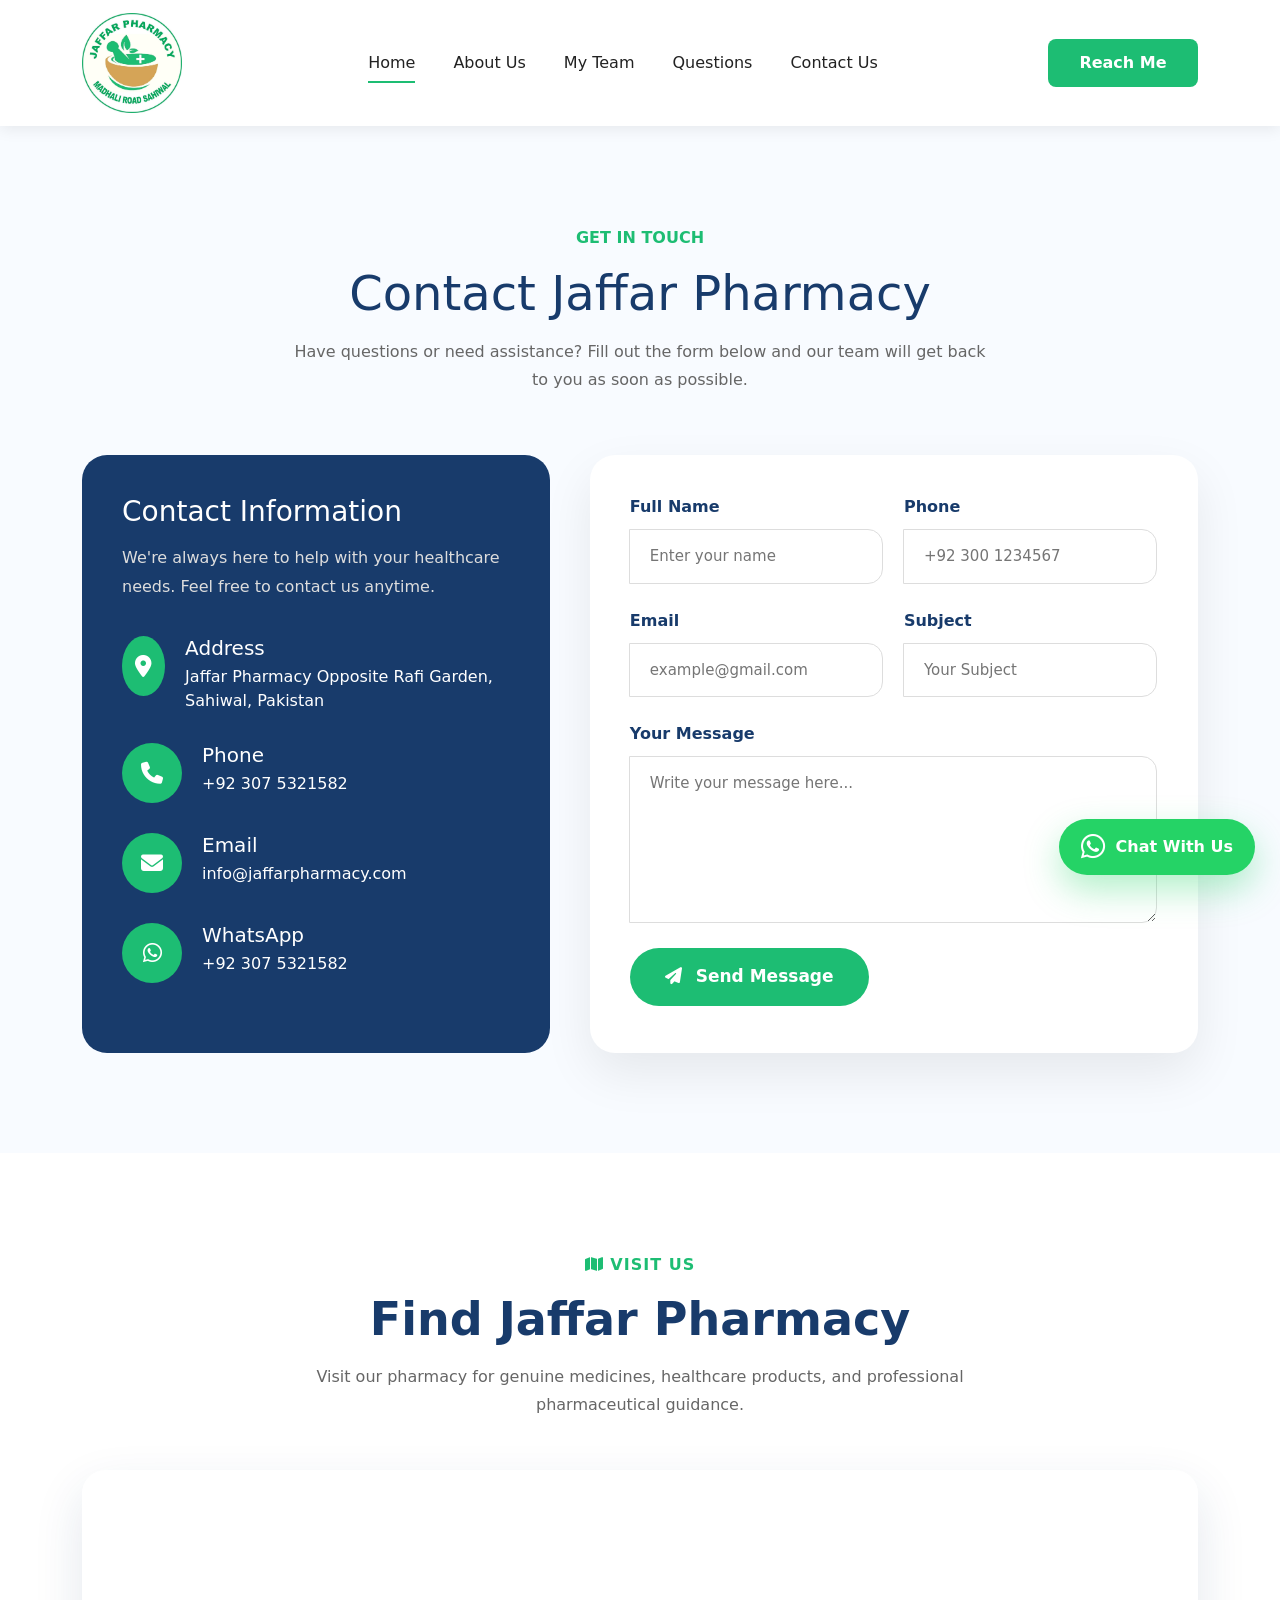
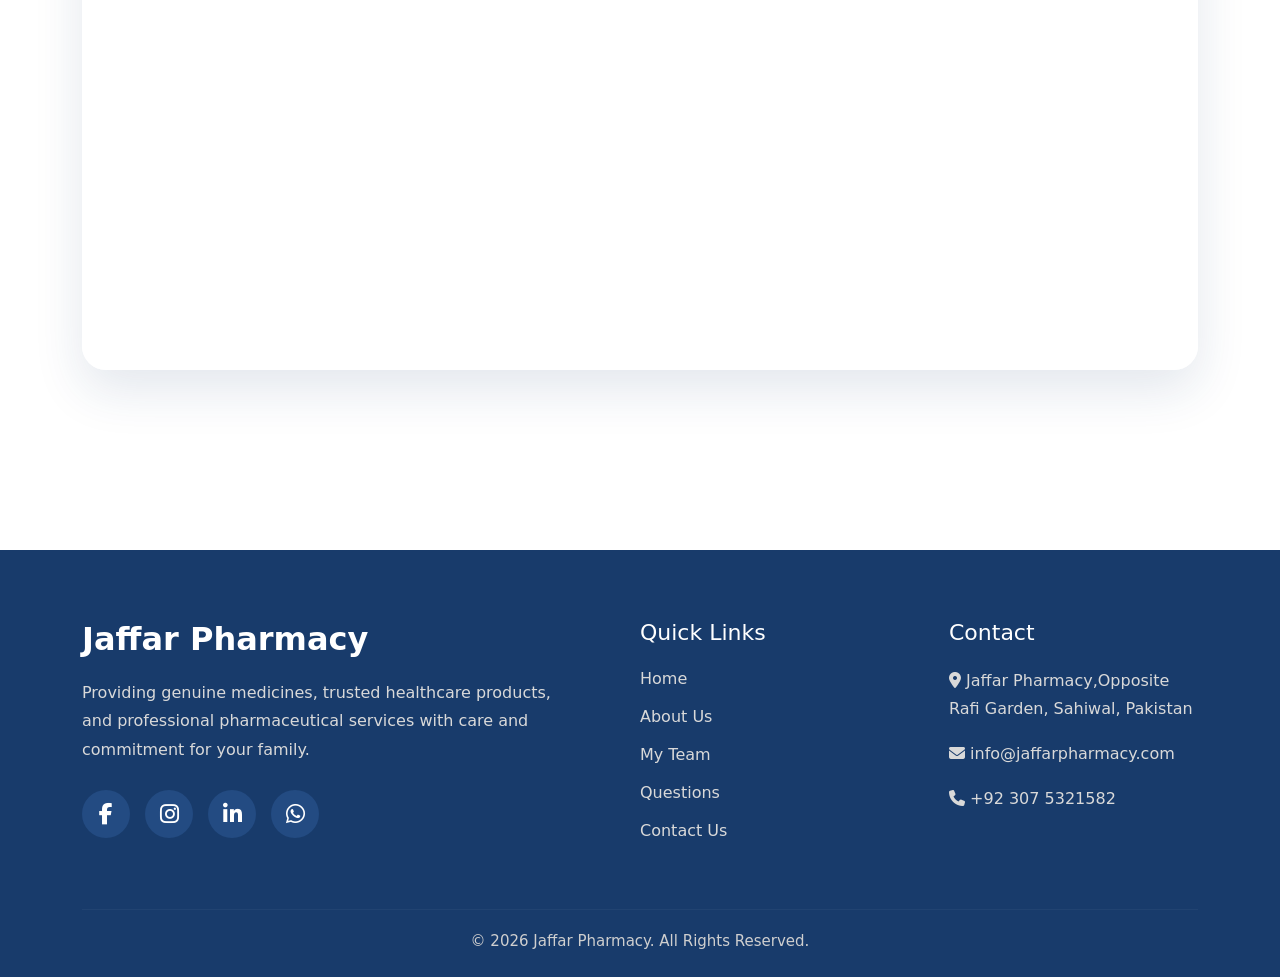
<file: contact.html>
<!DOCTYPE html>
<html lang="en">

<head>
    <meta charset="UTF-8">
    <meta name="viewport" content="width=device-width, initial-scale=1.0">
    <title>Jaffar Pharmacy</title>
    <link rel="icon" type="image/x-icon" href="images/jaffarpharmacylogo.jpg">
    <link rel="stylesheet" href="css/contact.css">
    <link rel="stylesheet" href="https://cdn.jsdelivr.net/npm/swiper@11/swiper-bundle.min.css">
    <link rel="stylesheet" href="https://cdn.jsdelivr.net/npm/swiper@11/swiper-bundle.min.css" />
    <link href="https://cdn.jsdelivr.net/npm/bootstrap@5.3.8/dist/css/bootstrap.min.css" rel="stylesheet"
        integrity="sha384-sRIl4kxILFvY47J16cr9ZwB07vP4J8+LH7qKQnuqkuIAvNWLzeN8tE5YBujZqJLB" crossorigin="anonymous">
    <link rel="stylesheet" href="https://cdnjs.cloudflare.com/ajax/libs/font-awesome/6.7.2/css/all.min.css">
</head>

<body>
    <nav class="navbar navbar-expand-lg">
        <div class="container">

            <!-- Logo -->
            <a class="navbar-brand" href="/">
                <img src="images/jaffarpharmacylogo.jpg" class="logoimg" alt="Jaffar Pharmacy">
            </a>

            <!-- Mobile Toggle -->
            <button class="navbar-toggler" type="button" data-bs-toggle="collapse" data-bs-target="#navbarNav">
                <span class="navbar-toggler-icon"></span>
            </button>

            <!-- Navbar -->
            <div class="collapse navbar-collapse" id="navbarNav">

                <!-- Center Menu -->
                <ul class="navbar-nav mx-auto">

                    <li class="nav-item">
                        <a class="nav-link active" href="index.html">Home</a>
                    </li>

                    <li class="nav-item">
                        <a class="nav-link" href="about.html">About Us</a>
                    </li>

                    <li class="nav-item">
                        <a class="nav-link" href="team.html">My Team</a>
                    </li>

                    <li class="nav-item">
                        <a class="nav-link" href="questions.html">Questions</a>
                    </li>

                    <li class="nav-item">
                        <a class="nav-link" href="contact.html">Contact Us</a>
                    </li>

                </ul>

                <!-- Button -->
                <a href="contact.html" class="d-lg-block d-grid">
                    <button class="reachmebtn">Reach Me</button>
                </a>

            </div>

        </div>
    </nav>

    <section class="contact-section">

        <div class="container">

            <div class="contact-heading">

                <span>Get In Touch</span>

                <h2>Contact Jaffar Pharmacy</h2>

                <p>
                    Have questions or need assistance? Fill out the form below and
                    our team will get back to you as soon as possible.
                </p>

            </div>

            <div class="contact-wrapper">

                <!-- Left Side -->

                <div class="contact-info">

                    <h3>Contact Information</h3>

                    <p>
                        We're always here to help with your healthcare needs.
                        Feel free to contact us anytime.
                    </p>

                    <div class="info-box">
                        <i class="fa-solid fa-location-dot"></i>
                        <div>
                            <h5>Address</h5>
                            <span>Jaffar Pharmacy Opposite Rafi Garden, Sahiwal, Pakistan</span>
                        </div>
                    </div>

                    <div class="info-box">
                        <i class="fa-solid fa-phone"></i>
                        <div>
                            <h5>Phone</h5>
                            <span>+92 307 5321582</span>
                        </div>
                    </div>

                    <div class="info-box">
                        <i class="fa-solid fa-envelope"></i>
                        <div>
                            <h5>Email</h5>
                            <span>info@jaffarpharmacy.com</span>
                        </div>
                    </div>

                    <div class="info-box">
                        <i class="fa-brands fa-whatsapp"></i>
                        <div>
                            <h5>WhatsApp</h5>
                            <span>+92 307 5321582</span>
                        </div>
                    </div>

                </div>

                <!-- Right Side -->

                <div class="contact-form">

                    <form id="contactForm">

                        <div class="input-row">

                            <div class="input-group">
                                <label>Full Name</label>
                                <input type="text" id="name" placeholder="Enter your name" required>
                            </div>

                            <div class="input-group">
                                <label>Phone</label>
                                <input type="tel" id="phone" placeholder="+92 300 1234567" required>
                            </div>

                        </div>

                        <div class="input-row">

                            <div class="input-group">
                                <label>Email</label>
                                <input type="email" id="email" placeholder="example@gmail.com" required>
                            </div>

                            <div class="input-group">
                                <label>Subject</label>
                                <input type="text" id="subject" placeholder="Your Subject" required>
                            </div>

                        </div>

                        <div class="input-group">

                            <label>Your Message</label>

                            <textarea id="message" rows="6" placeholder="Write your message here..." required></textarea>

                        </div>

                        <button type="submit" class="send-btn">

                            <i class="fa-solid fa-paper-plane"></i>

                            Send Message

                        </button>

                    </form>

                </div>

            </div>

        </div>

    </section>

    <section class="map-section">

        <div class="container">

            <div class="map-heading">

                <span><i class="fa-solid fa-map"></i> Visit Us</span>

                <h2>Find Jaffar Pharmacy</h2>

                <p>
                    Visit our pharmacy for genuine medicines, healthcare products,
                    and professional pharmaceutical guidance.
                </p>

            </div>

            <div class="map-container">

                <iframe
                    src="https://www.google.com/maps/embed?pb=!1m18!1m12!1m3!1d2711.4402568858827!2d73.08096207438653!3d30.700976387168836!2m3!1f0!2f0!3f0!3m2!1i1024!2i768!4f13.1!3m3!1m2!1s0x3922c7c3bb0f3863%3A0xa566520187087adb!2sJaffar%20pharmacy!5e1!3m2!1sen!2s!4v1784400869577!5m2!1sen!2s"
                    width="600" height="450" style="border:0;" allowfullscreen="" loading="lazy"
                    referrerpolicy="strict-origin-when-cross-origin">" allowfullscreen="" loading="lazy"
                    referrerpolicy="no-referrer-when-downgrade">
                </iframe>

            </div>

        </div>

    </section>


    <footer class="footer">

        <div class="container">

            <div class="footer_content">

                <!-- Company -->
                <div class="footer_box">
                    <h2>Jaffar Pharmacy</h2>

                    <p>
                        Providing genuine medicines, trusted healthcare products,
                        and professional pharmaceutical services with care and
                        commitment for your family.
                    </p>

                    <div class="social_icons">

                        <a href="https://www.facebook.com/profile.php?id=61576593710067#"><i
                                class="fa-brands fa-facebook-f"></i></a>

                        <a href="https://www.instagram.com/jaffar.pharmacy/"><i class="fa-brands fa-instagram"></i></a>

                        <a href="jaffarpharmacy.org"><i class="fa-brands fa-linkedin-in"></i></a>

                        <a href="https://wa.me/+92 307 5321582"><i class="fa-brands fa-whatsapp"></i></a>

                    </div>

                </div>

                <!-- Quick Links -->
                <div class="footer_box">

                    <h4>Quick Links</h4>

                    <ul>

                        <li><a href="index.html">Home</a></li>

                        <li><a href="about.html">About Us</a></li>

                        <li><a href="team.html">My Team</a></li>

                        <li><a href="questions.html">Questions</a></li>

                        <li><a href="contact.html">Contact Us</a></li>

                    </ul>

                </div>

                <!-- Contact -->
                <div class="footer_box">

                    <h4>Contact</h4>

                    <p><i class="fa-solid fa-location-dot"></i> Jaffar Pharmacy,Opposite Rafi Garden, Sahiwal, Pakistan</p>

                    <p><i class="fa-solid fa-envelope"></i> info@jaffarpharmacy.com</p>

                    <p><i class="fa-solid fa-phone"></i> +92 307 5321582 </p>

                </div>

            </div>

            <hr>

            <div class="copyright">

                <p>
                    © 2026 Jaffar Pharmacy. All Rights Reserved.
                </p>

            </div>

        </div>

    </footer>
    <a href="#" class="scroll-top" id="scrollTop">
        <i class="fa-solid fa-arrow-up"></i>
    </a>


    <a href="https://wa.me/923075321582" class="whatsapp-chat" target="_blank">
        <i class="fa-brands fa-whatsapp"></i>
        <span>Chat With Us</span>
    </a>


    <script src="js/contact.js"></script>
    <script src="https://cdn.jsdelivr.net/npm/swiper@11/swiper-bundle.min.js"></script>
    <script src="https://cdn.jsdelivr.net/npm/bootstrap@5.3.8/dist/js/bootstrap.bundle.min.js"
        integrity="sha384-FKyoEForCGlyvwx9Hj09JcYn3nv7wiPVlz7YYwJrWVcXK/BmnVDxM+D2scQbITxI"
        crossorigin="anonymous"></script>

</body>

</html>
</file>
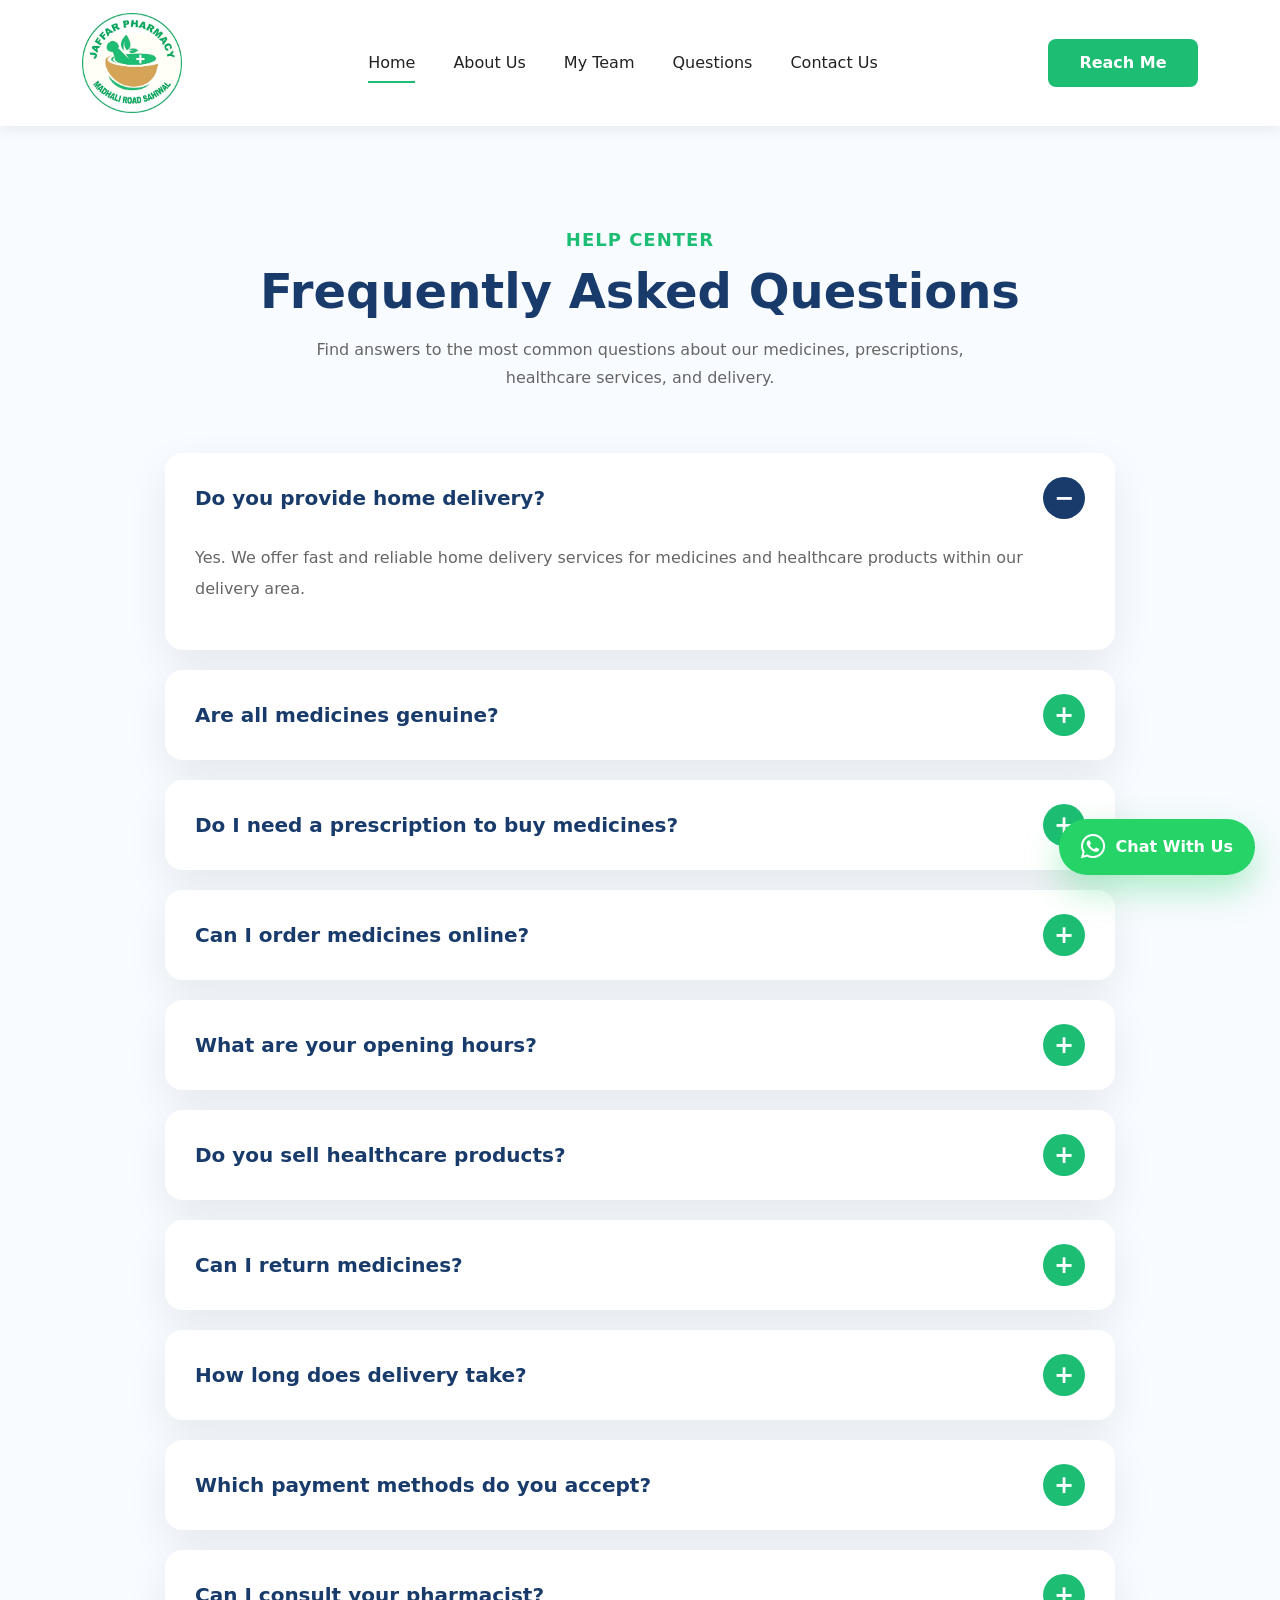
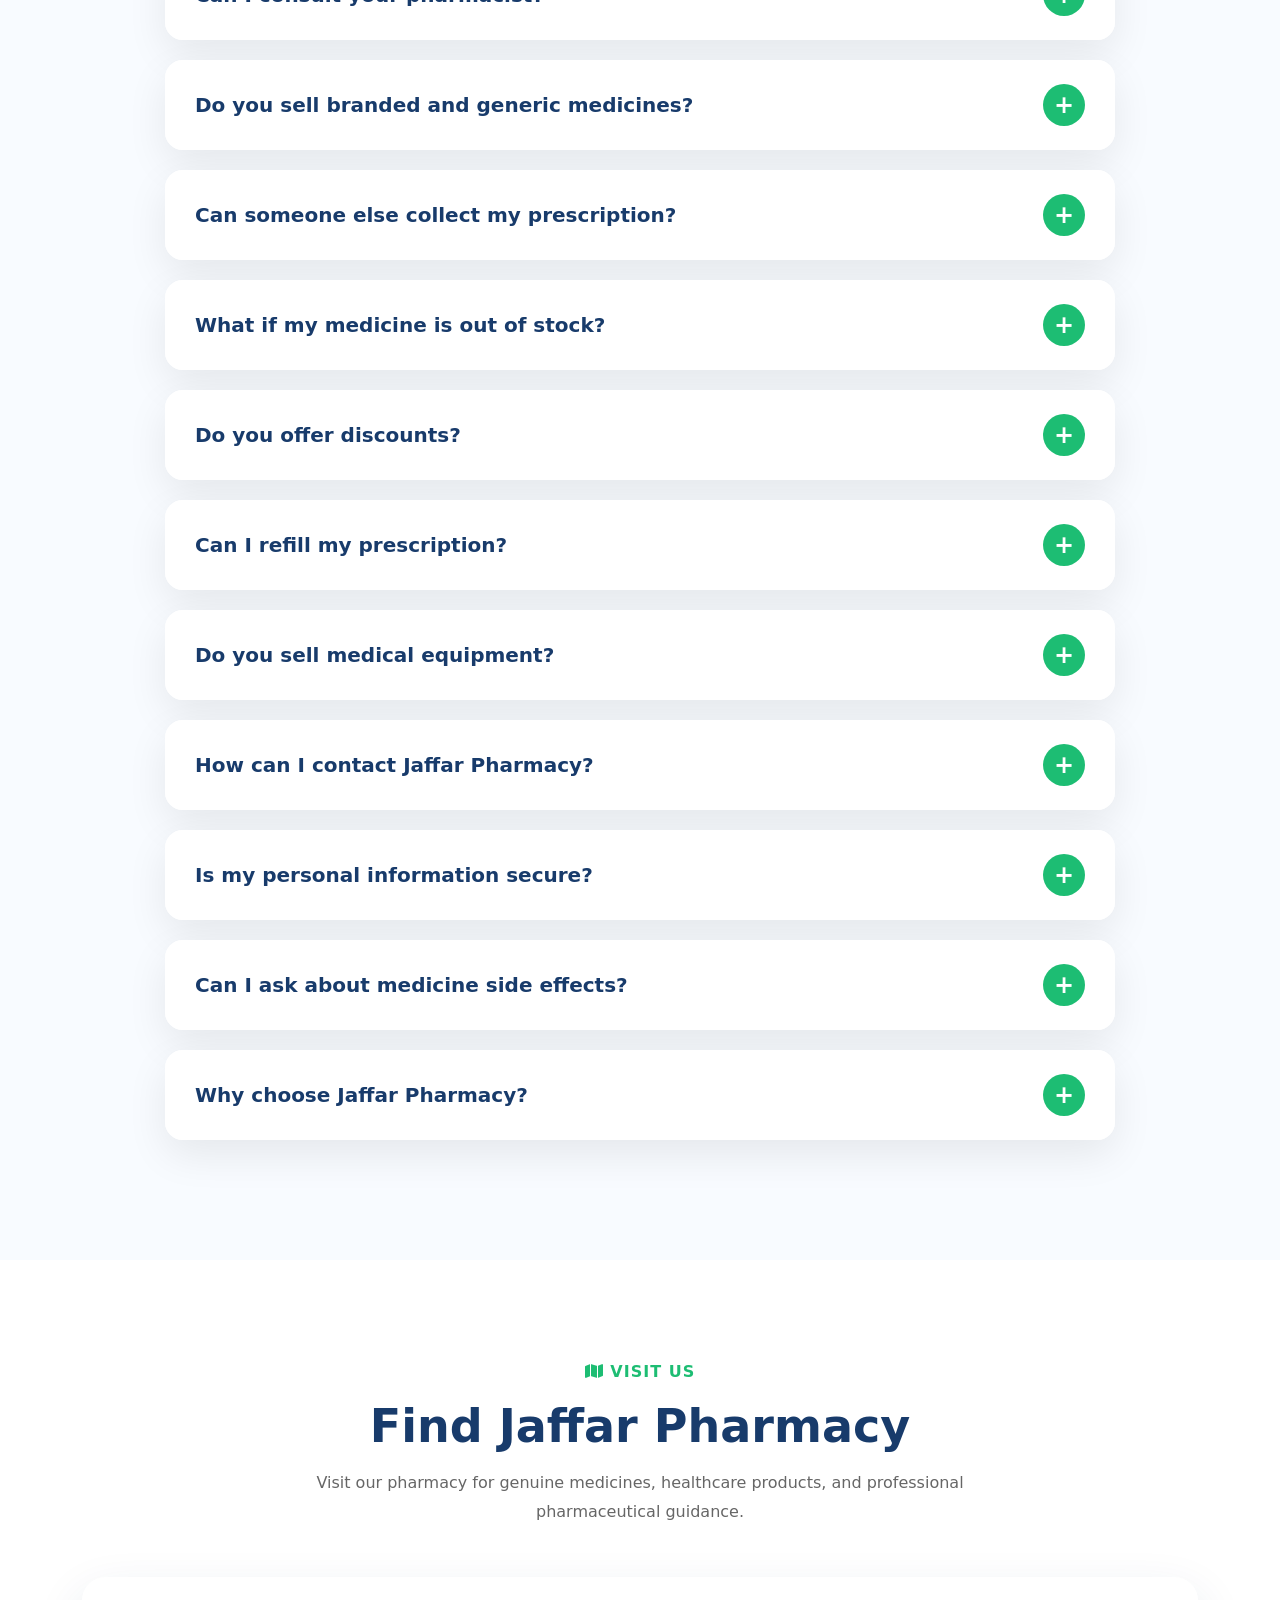
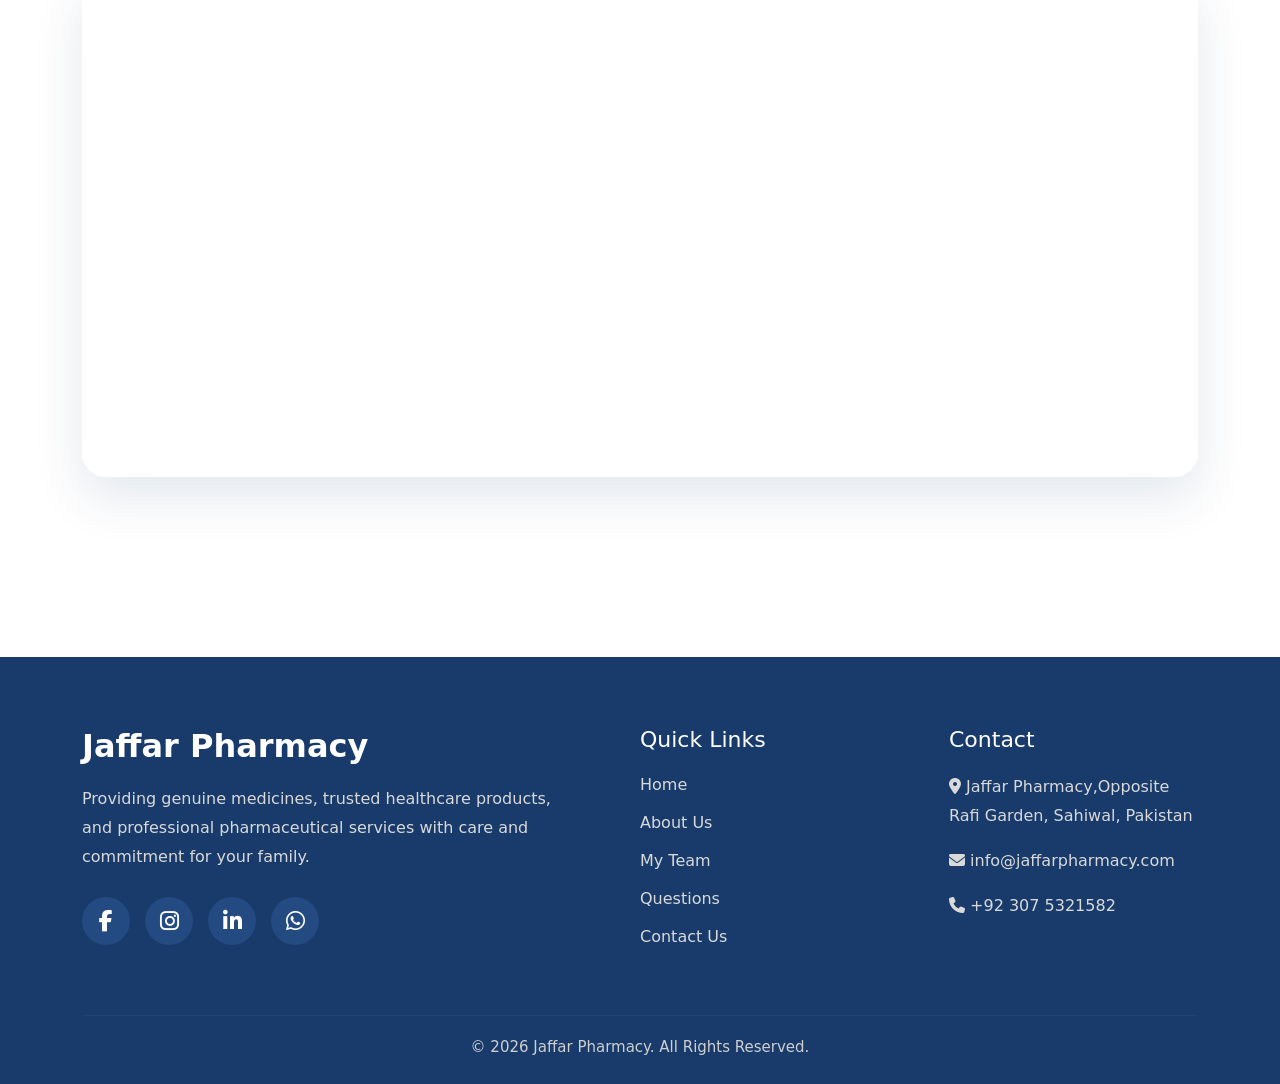
<file: questions.html>
<!DOCTYPE html>
<html lang="en">

<head>
    <meta charset="UTF-8">
    <meta name="viewport" content="width=device-width, initial-scale=1.0">
    <title>Jaffar Pharmacy</title>
    <link rel="icon" type="image/x-icon" href="images/jaffarpharmacylogo.jpg">
    <link rel="stylesheet" href="css/questions.css">
    <link rel="stylesheet" href="https://cdn.jsdelivr.net/npm/swiper@11/swiper-bundle.min.css">
    <link rel="stylesheet" href="https://cdn.jsdelivr.net/npm/swiper@11/swiper-bundle.min.css" />
    <link href="https://cdn.jsdelivr.net/npm/bootstrap@5.3.8/dist/css/bootstrap.min.css" rel="stylesheet"
        integrity="sha384-sRIl4kxILFvY47J16cr9ZwB07vP4J8+LH7qKQnuqkuIAvNWLzeN8tE5YBujZqJLB" crossorigin="anonymous">
    <link rel="stylesheet" href="https://cdnjs.cloudflare.com/ajax/libs/font-awesome/6.7.2/css/all.min.css">
</head>

<body>
    <nav class="navbar navbar-expand-lg">
        <div class="container">

            <!-- Logo -->
            <a class="navbar-brand" href="/">
                <img src="images/jaffarpharmacylogo.jpg" class="logoimg" alt="Jaffar Pharmacy">
            </a>

            <!-- Mobile Toggle -->
            <button class="navbar-toggler" type="button" data-bs-toggle="collapse" data-bs-target="#navbarNav">
                <span class="navbar-toggler-icon"></span>
            </button>

            <!-- Navbar -->
            <div class="collapse navbar-collapse" id="navbarNav">

                <!-- Center Menu -->
                <ul class="navbar-nav mx-auto">

                    <li class="nav-item">
                        <a class="nav-link active" href="index.html">Home</a>
                    </li>

                    <li class="nav-item">
                        <a class="nav-link" href="about.html">About Us</a>
                    </li>

                    <li class="nav-item">
                        <a class="nav-link" href="team.html">My Team</a>
                    </li>

                    <li class="nav-item">
                        <a class="nav-link" href="questions.html">Questions</a>
                    </li>

                    <li class="nav-item">
                        <a class="nav-link" href="contact.html">Contact Us</a>
                    </li>

                </ul>

                <!-- Button -->
                <a href="contact.html" class="d-lg-block d-grid">
                    <button class="reachmebtn">Reach Me</button>
                </a>

            </div>

        </div>
    </nav>

    <section class="faq-section">

        <div class="container">

            <div class="faq-heading">

                <span>Help Center</span>

                <h2>Frequently Asked Questions</h2>

                <p>
                    Find answers to the most common questions about our medicines,
                    prescriptions, healthcare services, and delivery.
                </p>

            </div>

            <div class="faq-container">

                <!-- FAQ 1 -->

                <div class="faq-item active">

                    <button class="faq-question">

                        Do you provide home delivery?

                        <span>+</span>

                    </button>

                    <div class="faq-answer">

                        <p>
                            Yes. We offer fast and reliable home delivery services for medicines and healthcare products
                            within our delivery area.
                        </p>

                    </div>

                </div>

                <!-- FAQ 2 -->

                <div class="faq-item">

                    <button class="faq-question">

                        Are all medicines genuine?

                        <span>+</span>

                    </button>

                    <div class="faq-answer">

                        <p>
                            Absolutely. Every medicine is purchased directly from licensed pharmaceutical companies and
                            authorized distributors.
                        </p>

                    </div>

                </div>

                <!-- FAQ 3 -->

                <div class="faq-item">

                    <button class="faq-question">

                        Do I need a prescription to buy medicines?

                        <span>+</span>

                    </button>

                    <div class="faq-answer">

                        <p>
                            Prescription medicines require a valid doctor's prescription, while over-the-counter
                            medicines can be purchased without one.
                        </p>

                    </div>

                </div>

                <!-- FAQ 4 -->

                <div class="faq-item">

                    <button class="faq-question">

                        Can I order medicines online?

                        <span>+</span>

                    </button>

                    <div class="faq-answer">

                        <p>
                            Yes. You can place your order through WhatsApp, phone call, or by visiting our pharmacy.
                        </p>

                    </div>

                </div>

                <!-- FAQ 5 -->

                <div class="faq-item">

                    <button class="faq-question">

                        What are your opening hours?

                        <span>+</span>

                    </button>

                    <div class="faq-answer">

                        <p>
                            We are open seven days a week. Please contact us for our latest business hours.
                        </p>

                    </div>

                </div>

                <!-- FAQ 6 -->

                <div class="faq-item">

                    <button class="faq-question">

                        Do you sell healthcare products?

                        <span>+</span>

                    </button>

                    <div class="faq-answer">

                        <p>
                            Yes. We stock vitamins, supplements, medical devices, personal care items, and wellness
                            products.
                        </p>

                    </div>

                </div>

                <!-- FAQ 7 -->

                <div class="faq-item">

                    <button class="faq-question">

                        Can I return medicines?

                        <span>+</span>

                    </button>

                    <div class="faq-answer">

                        <p>
                            Medicines cannot usually be returned unless they are damaged or supplied incorrectly.
                        </p>

                    </div>

                </div>

                <!-- FAQ 8 -->

                <div class="faq-item">

                    <button class="faq-question">

                        How long does delivery take?

                        <span>+</span>

                    </button>

                    <div class="faq-answer">

                        <p>
                            Most deliveries are completed on the same day or within 24 hours depending on your location.
                        </p>

                    </div>

                </div>

                <!-- FAQ 9 -->

                <div class="faq-item">

                    <button class="faq-question">

                        Which payment methods do you accept?

                        <span>+</span>

                    </button>

                    <div class="faq-answer">

                        <p>
                            We accept cash, bank transfer, debit/credit cards, and selected mobile payment services.
                        </p>

                    </div>

                </div>

                <!-- FAQ 10 -->

                <div class="faq-item">

                    <button class="faq-question">

                        Can I consult your pharmacist?

                        <span>+</span>

                    </button>

                    <div class="faq-answer">

                        <p>
                            Yes. Our experienced pharmacists are always available to provide medicine guidance and
                            healthcare advice.
                        </p>

                    </div>

                </div>

                <!-- FAQ 11 -->

                <div class="faq-item">

                    <button class="faq-question">

                        Do you sell branded and generic medicines?

                        <span>+</span>

                    </button>

                    <div class="faq-answer">

                        <p>
                            Yes. We offer both branded and generic medicines according to your prescription and
                            healthcare needs.
                        </p>

                    </div>

                </div>

                <!-- FAQ 12 -->

                <div class="faq-item">

                    <button class="faq-question">

                        Can someone else collect my prescription?

                        <span>+</span>

                    </button>

                    <div class="faq-answer">

                        <p>
                            Yes. A family member or authorized representative may collect your prescription if required.
                        </p>

                    </div>

                </div>

                <!-- FAQ 13 -->

                <div class="faq-item">

                    <button class="faq-question">

                        What if my medicine is out of stock?

                        <span>+</span>

                    </button>

                    <div class="faq-answer">

                        <p>
                            We will suggest an approved alternative or notify you as soon as the medicine becomes
                            available.
                        </p>

                    </div>

                </div>

                <!-- FAQ 14 -->

                <div class="faq-item">

                    <button class="faq-question">

                        Do you offer discounts?

                        <span>+</span>

                    </button>

                    <div class="faq-answer">

                        <p>
                            Yes. We regularly provide promotional offers and discounts on selected healthcare products.
                        </p>

                    </div>

                </div>

                <!-- FAQ 15 -->

                <div class="faq-item">

                    <button class="faq-question">

                        Can I refill my prescription?

                        <span>+</span>

                    </button>

                    <div class="faq-answer">

                        <p>
                            Yes. If your prescription is valid, we can quickly prepare your refill.
                        </p>

                    </div>

                </div>

                <!-- FAQ 16 -->

                <div class="faq-item">

                    <button class="faq-question">

                        Do you sell medical equipment?

                        <span>+</span>

                    </button>

                    <div class="faq-answer">

                        <p>
                            Yes. We stock blood pressure monitors, thermometers, glucose meters, nebulizers, and other
                            healthcare equipment.
                        </p>

                    </div>

                </div>

                <!-- FAQ 17 -->

                <div class="faq-item">

                    <button class="faq-question">

                        How can I contact Jaffar Pharmacy?

                        <span>+</span>

                    </button>

                    <div class="faq-answer">

                        <p>
                            You can contact us by phone, WhatsApp, email, or by visiting our pharmacy during working
                            hours.
                        </p>

                    </div>

                </div>

                <!-- FAQ 18 -->

                <div class="faq-item">

                    <button class="faq-question">

                        Is my personal information secure?

                        <span>+</span>

                    </button>

                    <div class="faq-answer">

                        <p>
                            Yes. Your privacy is important to us, and all personal information is handled securely and
                            confidentially.
                        </p>

                    </div>

                </div>

                <!-- FAQ 19 -->

                <div class="faq-item">

                    <button class="faq-question">

                        Can I ask about medicine side effects?

                        <span>+</span>

                    </button>

                    <div class="faq-answer">

                        <p>
                            Certainly. Our pharmacists are happy to explain proper medicine usage, side effects, and
                            safety precautions.
                        </p>

                    </div>

                </div>

                <!-- FAQ 20 -->

                <div class="faq-item">

                    <button class="faq-question">

                        Why choose Jaffar Pharmacy?

                        <span>+</span>

                    </button>

                    <div class="faq-answer">

                        <p>
                            We provide genuine medicines, qualified pharmacists, affordable prices, reliable healthcare
                            services, and excellent customer support.
                        </p>

                    </div>

                </div>

            </div>

        </div>

    </section>




    <section class="map-section">

        <div class="container">

            <div class="map-heading">

                <span><i class="fa-solid fa-map"></i> Visit Us</span>

                <h2>Find Jaffar Pharmacy</h2>

                <p>
                    Visit our pharmacy for genuine medicines, healthcare products,
                    and professional pharmaceutical guidance.
                </p>

            </div>

            <div class="map-container">

                <iframe
                    src="https://www.google.com/maps/embed?pb=!1m18!1m12!1m3!1d2711.4402568858827!2d73.08096207438653!3d30.700976387168836!2m3!1f0!2f0!3f0!3m2!1i1024!2i768!4f13.1!3m3!1m2!1s0x3922c7c3bb0f3863%3A0xa566520187087adb!2sJaffar%20pharmacy!5e1!3m2!1sen!2s!4v1784400869577!5m2!1sen!2s"
                    width="600" height="450" style="border:0;" allowfullscreen="" loading="lazy"
                    referrerpolicy="strict-origin-when-cross-origin">" allowfullscreen="" loading="lazy"
                    referrerpolicy="no-referrer-when-downgrade">
                </iframe>

            </div>

        </div>

    </section>

    <footer class="footer">

        <div class="container">

            <div class="footer_content">

                <!-- Company -->
                <div class="footer_box">
                    <h2>Jaffar Pharmacy</h2>

                    <p>
                        Providing genuine medicines, trusted healthcare products,
                        and professional pharmaceutical services with care and
                        commitment for your family.
                    </p>

                    <div class="social_icons">

                        <a href="https://www.facebook.com/profile.php?id=61576593710067#"><i
                                class="fa-brands fa-facebook-f"></i></a>

                        <a href="https://www.instagram.com/jaffar.pharmacy/"><i class="fa-brands fa-instagram"></i></a>

                        <a href="jaffarpharmacy.org"><i class="fa-brands fa-linkedin-in"></i></a>

                        <a href="https://wa.me/+92 307 5321582"><i class="fa-brands fa-whatsapp"></i></a>

                    </div>

                </div>

                <!-- Quick Links -->
                <div class="footer_box">

                    <h4>Quick Links</h4>

                    <ul>

                        <li><a href="index.html">Home</a></li>

                        <li><a href="about.html">About Us</a></li>

                        <li><a href="team.html">My Team</a></li>

                        <li><a href="questions.html">Questions</a></li>

                        <li><a href="contact.html">Contact Us</a></li>

                    </ul>

                </div>

                <!-- Contact -->
                <div class="footer_box">

                    <h4>Contact</h4>

                    <p><i class="fa-solid fa-location-dot"></i> Jaffar Pharmacy,Opposite Rafi Garden, Sahiwal, Pakistan</p>

                    <p><i class="fa-solid fa-envelope"></i> info@jaffarpharmacy.com</p>

                    <p><i class="fa-solid fa-phone"></i> +92 307 5321582 </p>

                </div>

            </div>

            <hr>

            <div class="copyright">

                <p>
                    © 2026 Jaffar Pharmacy. All Rights Reserved.
                </p>

            </div>

        </div>

    </footer>
    <a href="#" class="scroll-top" id="scrollTop">
        <i class="fa-solid fa-arrow-up"></i>
    </a>


    <a href="https://wa.me/923075321582" class="whatsapp-chat" target="_blank">
        <i class="fa-brands fa-whatsapp"></i>
        <span>Chat With Us</span>
    </a>


    <script src="js/questions.js"></script>
    <script src="https://cdn.jsdelivr.net/npm/swiper@11/swiper-bundle.min.js"></script>
    <script src="https://cdn.jsdelivr.net/npm/bootstrap@5.3.8/dist/js/bootstrap.bundle.min.js"
        integrity="sha384-FKyoEForCGlyvwx9Hj09JcYn3nv7wiPVlz7YYwJrWVcXK/BmnVDxM+D2scQbITxI"
        crossorigin="anonymous"></script>

</body>

</html>
</file>
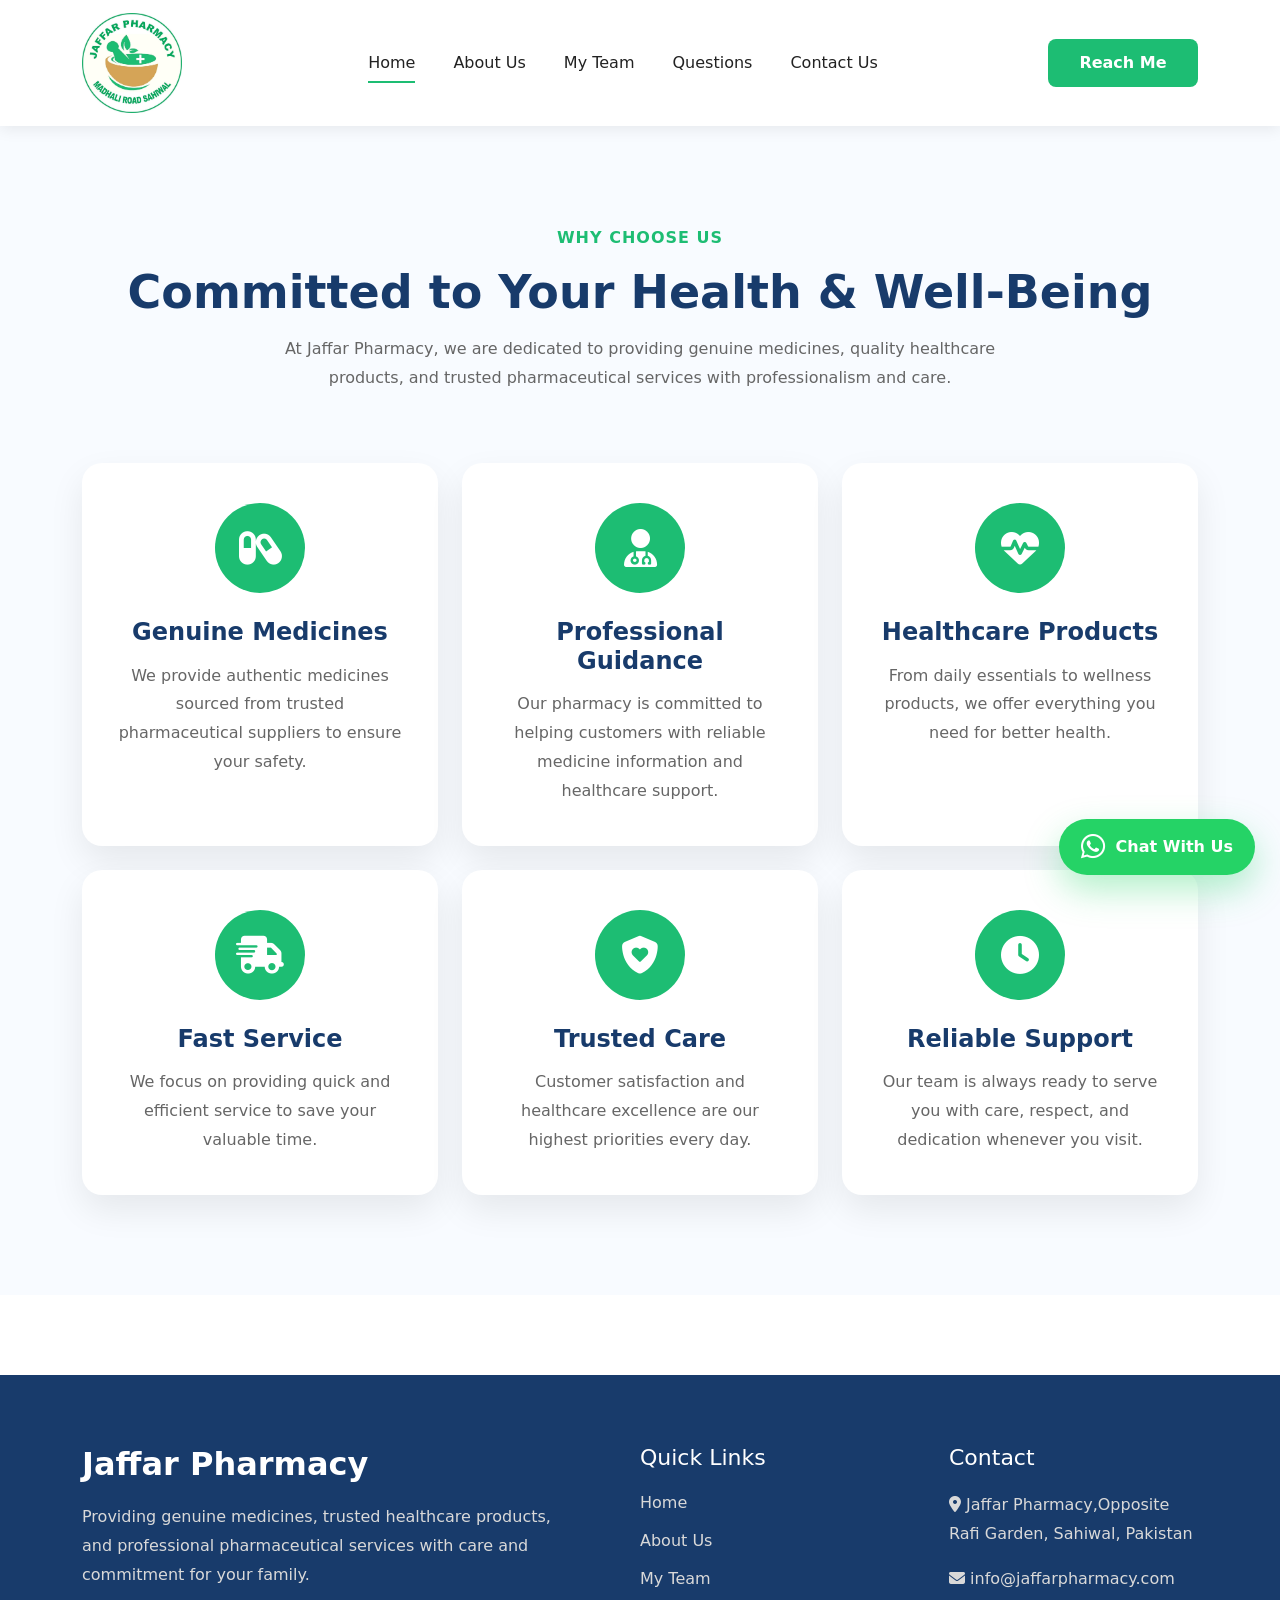
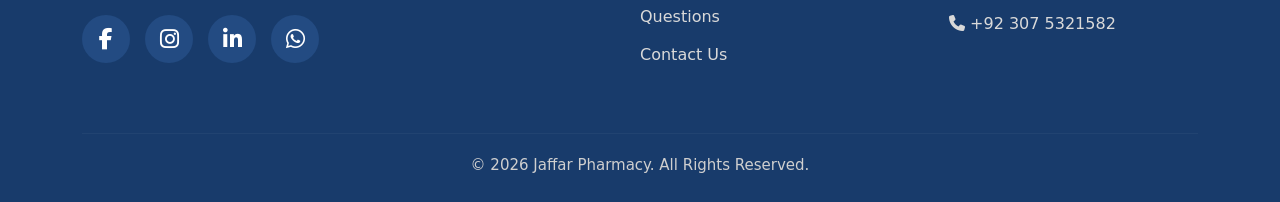
<file: team.html>
<!DOCTYPE html>
<html lang="en">

<head>
    <meta charset="UTF-8">
    <meta name="viewport" content="width=device-width, initial-scale=1.0">
    <title>Jaffar Pharmacy</title>
    <link rel="icon" type="image/x-icon" href="images/jaffarpharmacylogo.jpg">
    <link rel="stylesheet" href="css/team.css">
    <link rel="stylesheet" href="https://cdn.jsdelivr.net/npm/swiper@11/swiper-bundle.min.css">
    <link rel="stylesheet" href="https://cdn.jsdelivr.net/npm/swiper@11/swiper-bundle.min.css" />
    <link href="https://cdn.jsdelivr.net/npm/bootstrap@5.3.8/dist/css/bootstrap.min.css" rel="stylesheet"
        integrity="sha384-sRIl4kxILFvY47J16cr9ZwB07vP4J8+LH7qKQnuqkuIAvNWLzeN8tE5YBujZqJLB" crossorigin="anonymous">
    <link rel="stylesheet" href="https://cdnjs.cloudflare.com/ajax/libs/font-awesome/6.7.2/css/all.min.css">
</head>

<body>
    <nav class="navbar navbar-expand-lg">
        <div class="container">

            <!-- Logo -->
            <a class="navbar-brand" href="/">
                <img src="images/jaffarpharmacylogo.jpg" class="logoimg" alt="Jaffar Pharmacy">
            </a>

            <!-- Mobile Toggle -->
            <button class="navbar-toggler" type="button" data-bs-toggle="collapse" data-bs-target="#navbarNav">
                <span class="navbar-toggler-icon"></span>
            </button>

            <!-- Navbar -->
            <div class="collapse navbar-collapse" id="navbarNav">

                <!-- Center Menu -->
                <ul class="navbar-nav mx-auto">

                    <li class="nav-item">
                        <a class="nav-link active" href="index.html">Home</a>
                    </li>

                    <li class="nav-item">
                        <a class="nav-link" href="about.html">About Us</a>
                    </li>

                    <li class="nav-item">
                        <a class="nav-link" href="team.html">My Team</a>
                    </li>

                    <li class="nav-item">
                        <a class="nav-link" href="questions.html">Questions</a>
                    </li>

                    <li class="nav-item">
                        <a class="nav-link" href="contact.html">Contact Us</a>
                    </li>

                </ul>

                <!-- Button -->
                <a href="contact.html" class="d-lg-block d-grid">
                    <button class="reachmebtn">Reach Me</button>
                </a>

            </div>

        </div>
    </nav>

    <section class="team-section">

        <div class="container">

            <div class="team-heading">

                <span>Why Choose Us</span>

                <h2>Committed to Your Health & Well-Being</h2>

                <p>
                    At Jaffar Pharmacy, we are dedicated to providing genuine medicines,
                    quality healthcare products, and trusted pharmaceutical services
                    with professionalism and care.
                </p>

            </div>

            <div class="row g-4">

                <div class="col-lg-4 col-md-6">
                    <div class="team-card">
                        <div class="team-icon">
                            <i class="fa-solid fa-capsules"></i>
                        </div>

                        <div class="team-content">
                            <h3>Genuine Medicines</h3>

                            <p>
                                We provide authentic medicines sourced from trusted
                                pharmaceutical suppliers to ensure your safety.
                            </p>
                        </div>
                    </div>
                </div>

                <div class="col-lg-4 col-md-6">
                    <div class="team-card">
                        <div class="team-icon">
                            <i class="fa-solid fa-user-doctor"></i>
                        </div>

                        <div class="team-content">
                            <h3>Professional Guidance</h3>

                            <p>
                                Our pharmacy is committed to helping customers with
                                reliable medicine information and healthcare support.
                            </p>
                        </div>
                    </div>
                </div>

                <div class="col-lg-4 col-md-6">
                    <div class="team-card">
                        <div class="team-icon">
                            <i class="fa-solid fa-heart-pulse"></i>
                        </div>

                        <div class="team-content">
                            <h3>Healthcare Products</h3>

                            <p>
                                From daily essentials to wellness products, we offer
                                everything you need for better health.
                            </p>
                        </div>
                    </div>
                </div>

                <div class="col-lg-4 col-md-6">
                    <div class="team-card">
                        <div class="team-icon">
                            <i class="fa-solid fa-truck-fast"></i>
                        </div>

                        <div class="team-content">
                            <h3>Fast Service</h3>

                            <p>
                                We focus on providing quick and efficient service to
                                save your valuable time.
                            </p>
                        </div>
                    </div>
                </div>

                <div class="col-lg-4 col-md-6">
                    <div class="team-card">
                        <div class="team-icon">
                            <i class="fa-solid fa-shield-heart"></i>
                        </div>

                        <div class="team-content">
                            <h3>Trusted Care</h3>

                            <p>
                                Customer satisfaction and healthcare excellence are
                                our highest priorities every day.
                            </p>
                        </div>
                    </div>
                </div>

                <div class="col-lg-4 col-md-6">
                    <div class="team-card">
                        <div class="team-icon">
                            <i class="fa-solid fa-clock"></i>
                        </div>

                        <div class="team-content">
                            <h3>Reliable Support</h3>

                            <p>
                                Our team is always ready to serve you with care,
                                respect, and dedication whenever you visit.
                            </p>
                        </div>
                    </div>
                </div>

            </div>

        </div>

    </section>


    <footer class="footer">

        <div class="container">

            <div class="footer_content">

                <!-- Company -->
                <div class="footer_box">
                    <h2>Jaffar Pharmacy</h2>

                    <p>
                        Providing genuine medicines, trusted healthcare products,
                        and professional pharmaceutical services with care and
                        commitment for your family.
                    </p>

                    <div class="social_icons">

                        <a href="https://www.facebook.com/profile.php?id=61576593710067#"><i
                                class="fa-brands fa-facebook-f"></i></a>

                        <a href="https://www.instagram.com/jaffar.pharmacy/"><i class="fa-brands fa-instagram"></i></a>

                        <a href="jaffarpharmacy.org"><i class="fa-brands fa-linkedin-in"></i></a>

                        <a href="https://wa.me/+92 307 5321582"><i class="fa-brands fa-whatsapp"></i></a>

                    </div>

                </div>

                <!-- Quick Links -->
                <div class="footer_box">

                    <h4>Quick Links</h4>

                    <ul>

                        <li><a href="index.html">Home</a></li>

                        <li><a href="about.html">About Us</a></li>

                        <li><a href="team.html">My Team</a></li>

                        <li><a href="questions.html">Questions</a></li>

                        <li><a href="contact.html">Contact Us</a></li>

                    </ul>

                </div>

                <!-- Contact -->
                <div class="footer_box">

                    <h4>Contact</h4>

                    <p><i class="fa-solid fa-location-dot"></i> Jaffar Pharmacy,Opposite Rafi Garden, Sahiwal, Pakistan</p>

                    <p><i class="fa-solid fa-envelope"></i> info@jaffarpharmacy.com</p>

                    <p><i class="fa-solid fa-phone"></i> +92 307 5321582 </p>

                </div>

            </div>

            <hr>

            <div class="copyright">

                <p>
                    © 2026 Jaffar Pharmacy. All Rights Reserved.
                </p>

            </div>

        </div>

    </footer>
    <a href="#" class="scroll-top" id="scrollTop">
        <i class="fa-solid fa-arrow-up"></i>
    </a>


    <a href="https://wa.me/923075321582" class="whatsapp-chat" target="_blank">
        <i class="fa-brands fa-whatsapp"></i>
        <span>Chat With Us</span>
    </a>


    <script src="js/index.js"></script>
    <script src="https://cdn.jsdelivr.net/npm/swiper@11/swiper-bundle.min.js"></script>
    <script src="https://cdn.jsdelivr.net/npm/bootstrap@5.3.8/dist/js/bootstrap.bundle.min.js"
        integrity="sha384-FKyoEForCGlyvwx9Hj09JcYn3nv7wiPVlz7YYwJrWVcXK/BmnVDxM+D2scQbITxI"
        crossorigin="anonymous"></script>

</body>

</html>
</file>
<file: css/style.css>
/* =======================
        NAVBAR
======================= */

.navbar{
    background:#ffffff;
    padding:18px 0;
    box-shadow:0 3px 15px rgba(0,0,0,.08);
}

/* Logo */

.logoimg{
    width:100px;
    height:auto;
}

/* Menu */

.navbar-nav{
    gap:18px;
}

.nav-link{
    color:#222 !important;
    font-size:17px;
    font-weight:600;
    position:relative;
    transition:.3s;
    padding:8px 10px !important;
}

/* Hover Line */

.nav-link::after{
    content:'';
    position:absolute;
    left:10px;
    bottom:0;
    width:0;
    height:2px;
    background:#1dbd73;
    transition:.3s;
}

.nav-link:hover::after,
.nav-link.active::after{
    width:70%;
}

.nav-link:hover{
    color:#1dbd73 !important;
}

/* Button */

.reachmebtn{
    width:150px;
    height:48px;
    border:none;
    border-radius:8px;
    background:#1dbd73;
    color:#fff;
    font-size:16px;
    font-weight:600;
    transition:.3s;
}

.reachmebtn:hover{
    background:#d5a457;
}

/* Mobile */

@media (max-width:991px){

    .navbar-collapse{
        text-align:center;
        margin-top:20px;
    }

    .navbar-nav{
        gap:10px;
    }

    .reachmebtn{
        margin-top:20px;
        width:100%;
    }

}

/* ==========================
        HERO SECTION
========================== */

.hero_section{
    width:100%;
    min-height:85vh;
    background-image:url("../images/jaffarpharmacyhero_pic.png");
    background-repeat:no-repeat;
    background-position:right center;
    background-size:contain;

    display:flex;
    align-items:center;
}

.hero_content{
    width:1140px;
    margin:auto;
    padding:40px 20px;
}

.hero_text{
    max-width:560px;
}

.hero_text h1{
    font-size:58px;
    line-height:1.15;
    font-weight:800;
    color:#183B6B;
    margin-bottom:25px;
}

.hero_text p{
    font-size:18px;
    line-height:1.8;
    color:#666;
    margin-bottom:35px;
}

.hero_buttons{
    display:flex;
    gap:20px;
}

.btn_primary{
    display:inline-block;
    padding:15px 35px;
    background:#1DBD73;
    color:#fff;
    text-decoration:none;
    border-radius:10px;
    font-weight:600;
    transition:.3s;
}

.btn_primary:hover{
    background:#15985b;
    color:#fff;
}

.btn_secondary{
    display:inline-block;
    padding:15px 35px;
    border:2px solid #183B6B;
    color:#183B6B;
    text-decoration:none;
    border-radius:10px;
    font-weight:600;
    transition:.3s;
}

.btn_secondary:hover{
    background:#183B6B;
    color:#fff;
}


/* ==========================
        FOOTER
========================== */

.footer{

    background:#183B6B;

    color:#fff;

    padding:70px 0 25px;

    margin-top:80px;

}

.footer_content{

    display:grid;

    grid-template-columns:2fr 1fr 1fr;

    gap:60px;

}

.footer_box h2{

    font-size:32px;

    margin-bottom:20px;

    font-weight:700;

}

.footer_box h4{

    margin-bottom:20px;

    font-size:22px;

}

.footer_box p{

    color:#d9d9d9;

    line-height:1.8;

    font-size:16px;

}

.footer_box ul{

    list-style:none;

    padding:0;

}

.footer_box ul li{

    margin-bottom:14px;

}

.footer_box ul li a{

    color:#d9d9d9;

    text-decoration:none;

    transition:.3s;

}

.footer_box ul li a:hover{

    color:#1DBD73;

    padding-left:8px;

}

.social_icons{

    margin-top:25px;

    display:flex;

    gap:15px;

}

.social_icons a{

    width:48px;

    height:48px;

    border-radius:50%;

    background:#234b82;

    display:flex;

    justify-content:center;

    align-items:center;

    color:#fff;

    font-size:22px;

    text-decoration:none;

    transition:.3s;

}

.social_icons a:hover{

    background:#1DBD73;

    transform:translateY(-5px);

}

.footer hr{

    margin:50px 0 20px;

    border-color:rgba(255,255,255,.15);

}

.copyright{

    text-align:center;

}

.copyright p{

    margin:0;

    color:#cfcfcf;

    font-size:15px;

}
@media(max-width:992px){

.footer_content{

grid-template-columns:1fr;

text-align:center;

}

.social_icons{

justify-content:center;

}

}
.services{

    background:#f8fbff;

    padding:100px 0;

}

.section-title h2{

    font-size:42px;

    font-weight:700;

    color:#183B6B;

}

.line{

    width:70px;

    height:4px;

    background:#1DBD73;

    margin:20px auto;

    border-radius:20px;

}

.section-title p{

    max-width:650px;

    margin:auto;

    color:#777;

    font-size:17px;

    line-height:1.8;

}

.service-card{

    background:#fff;

    border-radius:20px;

    padding:45px 35px;

    box-shadow:0 10px 30px rgba(0,0,0,.08);

    transition:.35s;

    height:100%;

}

.service-card:hover{

    transform:translateY(-10px);

    box-shadow:0 20px 40px rgba(0,0,0,.12);

}

.service-card i{

    font-size:52px;

    color:#1DBD73;

    margin-bottom:25px;

}

.service-card h4{

    color:#183B6B;

    margin-bottom:18px;

    font-weight:700;

}

.service-card p{

    color:#777;

    line-height:1.8;

}

.learn-btn{

    display:inline-block;

    padding:15px 45px;

    border:2px solid #1DBD73;

    border-radius:50px;

    text-decoration:none;

    color:#1DBD73;

    font-weight:600;

    transition:.3s;

}

.learn-btn:hover{

    background:#1DBD73;

    color:#fff;

}
.team-section{

    padding:100px 0;

    background:#F8FBFF;

}

.section-heading{

    text-align:center;

    margin-bottom:70px;

}

.section-heading h2{

    font-size:42px;

    color:#183B6B;

    font-weight:700;

    margin-bottom:15px;

}

.section-heading p{

    color:#777;

    max-width:600px;

    margin:auto;

    line-height:1.8;

}

/*============================

WHY CHOOSE US

============================*/

.why_choose{

    position:relative;

    padding:120px 0;

    background:#F8FCFF;

    overflow:hidden;

}


/* Floating Shapes */

.floating-circle{

    position:absolute;

    border-radius:50%;

    filter:blur(80px);

    opacity:.18;

}

.one{

    width:250px;

    height:250px;

    background:#1DBD73;

    top:-60px;

    left:-80px;

}

.two{

    width:280px;

    height:280px;

    background:#183B6B;

    right:-100px;

    top:200px;

}

.three{

    width:180px;

    height:180px;

    background:#D5A457;

    bottom:-60px;

    left:40%;

}


/* Heading */

.heading{

    text-align:center;

}

.heading span{

    color:#1DBD73;

    font-weight:700;

    text-transform:uppercase;

    letter-spacing:1px;

}

.heading h2{

    font-size:50px;

    font-weight:800;

    color:#183B6B;

    margin:20px 0;

}

.heading p{

    max-width:700px;

    margin:auto;

    color:#666;

    line-height:1.9;

}


/* Glass Card */

.glass-card{

    background:rgba(255,255,255,.65);

    backdrop-filter:blur(18px);

    border:1px solid rgba(255,255,255,.4);

    border-radius:25px;

    padding:45px 35px;

    text-align:center;

    transition:.45s;

    position:relative;

    overflow:hidden;

    box-shadow:0 20px 45px rgba(0,0,0,.08);

}


/* Glowing Border */

.gradient-border{
    padding:2px;
    border-radius:25px;
    background:rgb(255, 255, 255, .7);
}

.glass-card{
    background:rgba(255,255,255,.7);
    backdrop-filter:blur(15px);
    border-radius:23px;
    padding:35px;
}


/* Hover */

.glass-card:hover{

    transform:

    perspective(900px)

    rotateX(6deg)

    rotateY(-6deg)

    translateY(-15px);

    box-shadow:0 35px 60px rgba(29,189,115,.25);

}


/* Icon */

.icon-box{

    width:95px;

    height:95px;

    margin:auto;

    border-radius:22px;

    display:flex;

    justify-content:center;

    align-items:center;

    margin-bottom:30px;

    background:linear-gradient(135deg,#183B6B,#1DBD73);

}

.icon-box i{

    font-size:40px;

    color:white;

}

.glass-card h3{

    color:#183B6B;

    margin-bottom:18px;

    font-weight:700;

}

.glass-card p{

    color:#666;

    line-height:1.8;

}


/* Counter */

.counter-section{

    margin-top:90px;

    display:grid;

    grid-template-columns:repeat(4,1fr);

    gap:30px;

}

.counter-box{

    background:white;

    border-radius:20px;

    text-align:center;

    padding:35px;

    box-shadow:0 15px 35px rgba(0,0,0,.07);

}

.counter-box h2{

    color:#1DBD73;

    font-size:48px;

    font-weight:800;

}

.counter-box p{

    color:#666;

}
.counter-box i{
    font-size:40px;
    color:#1DBD73;
    margin-bottom:15px;
}

.reviews-section{

    padding:100px 0;
    background:#F5FAFF;

}

.review-heading{

    text-align:center;
    margin-bottom:60px;

}

.review-heading span{

    color:#1DBD73;
    font-weight:600;

}

.review-heading h2{

    font-size:48px;
    font-weight:700;
    color:#183B6B;
    margin:15px 0;

}

.review-heading h2 span{

    color:#1DBD73;

}

.review-heading p{

    max-width:700px;
    margin:auto;
    color:#666;
    line-height:1.8;

}

.review-grid{

    display:grid;
    grid-template-columns:repeat(3,1fr);
    gap:30px;

}

.review-card{

    background:#fff;
    border-radius:18px;
    padding:30px;
    box-shadow:0 12px 35px rgba(0,0,0,.08);
    transition:.4s;

}

.review-card:hover{

    transform:translateY(-10px);
    box-shadow:0 20px 40px rgba(29,189,115,.20);

}

.quote{

    font-size:40px;
    color:#E2E8F0;
    margin-bottom:15px;

}

.review-card p{

    color:#555;
    line-height:1.8;
    min-height:120px;

}

.review-card hr{

    margin:25px 0;
    border:1px solid #ECECEC;

}

.review-user{

    display:flex;
    align-items:center;
    gap:15px;

}

.review-user img{

    width:55px;
    height:55px;
    border-radius:50%;
    object-fit:cover;

}

.review-user h4{

    margin:0;
    color:#183B6B;
    font-size:18px;

}

.stars{

    color:#F4B400;
    margin-top:5px;
    letter-spacing:2px;

}

@media(max-width:991px){

.review-grid{

grid-template-columns:repeat(2,1fr);

}

}

@media(max-width:768px){

.review-grid{

grid-template-columns:1fr;

}

.review-heading h2{

font-size:34px;

}

.review-card{

padding:25px;

}

}



.faq-section{

    padding:100px 0;
    background:#F8FBFF;

}

.faq-heading{

    text-align:center;
    margin-bottom:60px;

}

.faq-heading span{

    color:#1DBD73;
    font-weight:600;
    text-transform:uppercase;

}

.faq-heading h2{

    font-size:46px;
    color:#183B6B;
    margin:15px 0;

}

.faq-heading p{

    max-width:650px;
    margin:auto;
    color:#666;
    line-height:1.8;

}

.faq-container{

    max-width:900px;
    margin:auto;

}

.faq-item{

    background:#fff;
    border-radius:16px;
    margin-bottom:20px;
    overflow:hidden;
    box-shadow:0 8px 25px rgba(0,0,0,.08);
    transition:.3s;

}

.faq-item:hover{

    transform:translateY(-3px);

}

.faq-question{

    width:100%;
    border:none;
    background:white;
    padding:22px 30px;
    display:flex;
    justify-content:space-between;
    align-items:center;
    cursor:pointer;
    font-size:20px;
    font-weight:600;
    color:#183B6B;

}

.faq-question span{

    width:35px;
    height:35px;
    border-radius:50%;
    background:#1DBD73;
    color:white;
    display:flex;
    justify-content:center;
    align-items:center;
    font-size:24px;
    transition:.3s;

}

.faq-answer{

    max-height:0;
    overflow:hidden;
    transition:max-height .4s ease;

}

.faq-answer p{

    padding:0 30px 25px;
    color:#666;
    line-height:1.8;

}

.faq-answer{
    max-height:0;
    overflow:hidden;
    transition:max-height .4s ease, padding .4s ease;
}


.faq-item.active .faq-question span{

    background:#183B6B;
    transform:rotate(45deg);

}

.faq-btn{

    text-align:center;
    margin-top:50px;

}

.more-btn{

    display:inline-block;
    padding:16px 38px;
    background:#1DBD73;
    color:#fff;
    text-decoration:none;
    border-radius:50px;
    font-weight:600;
    transition:.3s;

}

.more-btn:hover{

    background:#183B6B;
    color:white;
}

@media(max-width:768px){

.faq-section{

padding:70px 20px;

}

.faq-heading h2{

font-size:34px;

}

.faq-question{

font-size:17px;
padding:18px 20px;

}

.faq-answer p{

padding:0 20px 20px;

}

.more-btn{

width:100%;

}

}




/* ==============================
        MAP SECTION
============================== */

.map-section{

    padding:100px 0;
    background:#ffffff;

}

.map-heading{

    text-align:center;
    margin-bottom:50px;

}

.map-heading span{

    color:#1DBD73;
    font-weight:700;
    letter-spacing:1px;
    text-transform:uppercase;

}

.map-heading h2{

    margin:15px 0;
    font-size:46px;
    color:#183B6B;
    font-weight:700;

}

.map-heading p{

    max-width:700px;
    margin:auto;
    color:#666;
    line-height:1.8;

}

.map-container{

    width:100%;
    height:500px;

    border-radius:24px;

    overflow:hidden;

    box-shadow:
    0 20px 50px rgba(24,59,107,.12);

    border:3px solid #ffffff;

    transition:.35s;

}

.map-container:hover{

    transform:translateY(-6px);

    box-shadow:
    0 30px 60px rgba(29,189,115,.20);

}

.map-container iframe{

    width:100%;
    height:100%;
    border:0;

}

/* Tablet */

@media(max-width:992px){

.map-heading h2{

font-size:38px;

}

.map-container{

height:420px;

}

}

/* Mobile */

@media(max-width:768px){

.map-section{

padding:70px 20px;

}

.map-heading h2{

font-size:30px;

}

.map-heading p{

font-size:15px;

}

.map-container{

height:320px;
border-radius:18px;

}

}







.whatsapp-chat{

    position:fixed;

    right:25px;

    bottom:25px;

    background:#25D366;

    color:#fff;

    padding:14px 22px;

    border-radius:50px;

    display:flex;

    align-items:center;

    gap:10px;

    text-decoration:none;

    font-weight:600;

    box-shadow:0 15px 35px rgba(37,211,102,.35);

    z-index:9999;

    transition:.3s;

}

.whatsapp-chat i{

    font-size:28px;

}

.whatsapp-chat:hover{

    transform:translateY(-5px);

    color:#fff;

    background:#1DB954;

}

@media(max-width:768px){

.whatsapp-chat span{

display:none;

}

.whatsapp-chat{

padding:16px;
border-radius:50%;

}

}


/* ==============================
        SCROLL TO TOP BUTTON
============================== */

.scroll-top{

    position:fixed;

    right:25px;

    bottom:105px;   /* Above WhatsApp */

    width:60px;

    height:60px;

    background:#183B6B;

    color:#fff;

    border-radius:50%;

    display:flex;

    justify-content:center;

    align-items:center;

    text-decoration:none;

    font-size:24px;

    box-shadow:0 10px 25px rgba(24,59,107,.35);

    z-index:9999;

    opacity:0;

    visibility:hidden;

    transform:translateY(20px);

    transition:.35s ease;

}

.scroll-top.active{

    opacity:1;

    visibility:visible;

    transform:translateY(0);

}

.scroll-top:hover{

    background:#1DBD73;

    color:#fff;

    transform:translateY(-5px);

}

/* Mobile */

@media(max-width:768px){

.scroll-top{

    width:55px;

    height:55px;

    right:18px;

    bottom:90px;

    font-size:22px;

}

}
</file>
<file: css/about.css>
/* =======================
        NAVBAR
======================= */

.navbar{
    background:#ffffff;
    padding:18px 0;
    box-shadow:0 3px 15px rgba(0,0,0,.08);
}

/* Logo */

.logoimg{
    width:100px;
    height:auto;
}

/* Menu */

.navbar-nav{
    gap:18px;
}

.nav-link{
    color:#222 !important;
    font-size:17px;
    font-weight:600;
    position:relative;
    transition:.3s;
    padding:8px 10px !important;
}

/* Hover Line */

.nav-link::after{
    content:'';
    position:absolute;
    left:10px;
    bottom:0;
    width:0;
    height:2px;
    background:#1dbd73;
    transition:.3s;
}

.nav-link:hover::after,
.nav-link.active::after{
    width:70%;
}

.nav-link:hover{
    color:#1dbd73 !important;
}

/* Button */

.reachmebtn{
    width:150px;
    height:48px;
    border:none;
    border-radius:8px;
    background:#1dbd73;
    color:#fff;
    font-size:16px;
    font-weight:600;
    transition:.3s;
}

.reachmebtn:hover{
    background:#d5a457;
}

/* Mobile */

@media (max-width:991px){

    .navbar-collapse{
        text-align:center;
        margin-top:20px;
    }

    .navbar-nav{
        gap:10px;
    }

    .reachmebtn{
        margin-top:20px;
        width:100%;
    }
}



/* ==========================
        FOOTER
========================== */

.footer{

    background:#183B6B;

    color:#fff;

    padding:70px 0 25px;

    margin-top:80px;

}

.footer_content{

    display:grid;

    grid-template-columns:2fr 1fr 1fr;

    gap:60px;

}

.footer_box h2{

    font-size:32px;

    margin-bottom:20px;

    font-weight:700;

}

.footer_box h4{

    margin-bottom:20px;

    font-size:22px;

}

.footer_box p{

    color:#d9d9d9;

    line-height:1.8;

    font-size:16px;

}

.footer_box ul{

    list-style:none;

    padding:0;

}

.footer_box ul li{

    margin-bottom:14px;

}

.footer_box ul li a{

    color:#d9d9d9;

    text-decoration:none;

    transition:.3s;

}

.footer_box ul li a:hover{

    color:#1DBD73;

    padding-left:8px;

}

.social_icons{

    margin-top:25px;

    display:flex;

    gap:15px;

}

.social_icons a{

    width:48px;

    height:48px;

    border-radius:50%;

    background:#234b82;

    display:flex;

    justify-content:center;

    align-items:center;

    color:#fff;

    font-size:22px;

    text-decoration:none;

    transition:.3s;

}

.social_icons a:hover{

    background:#1DBD73;

    transform:translateY(-5px);

}

.footer hr{

    margin:50px 0 20px;

    border-color:rgba(255,255,255,.15);

}

.copyright{

    text-align:center;

}

.copyright p{

    margin:0;

    color:#cfcfcf;

    font-size:15px;

}
@media(max-width:992px){

.footer_content{

grid-template-columns:1fr;

text-align:center;

}

.social_icons{

justify-content:center;

}

}


/* ==============================
        MAP SECTION
============================== */

.map-section{

    padding:100px 0;
    background:#ffffff;

}

.map-heading{

    text-align:center;
    margin-bottom:50px;

}

.map-heading span{

    color:#1DBD73;
    font-weight:700;
    letter-spacing:1px;
    text-transform:uppercase;

}

.map-heading h2{

    margin:15px 0;
    font-size:46px;
    color:#183B6B;
    font-weight:700;

}

.map-heading p{

    max-width:700px;
    margin:auto;
    color:#666;
    line-height:1.8;

}

.map-container{

    width:100%;
    height:500px;

    border-radius:24px;

    overflow:hidden;

    box-shadow:
    0 20px 50px rgba(24,59,107,.12);

    border:3px solid #ffffff;

    transition:.35s;

}

.map-container:hover{

    transform:translateY(-6px);

    box-shadow:
    0 30px 60px rgba(29,189,115,.20);

}

.map-container iframe{

    width:100%;
    height:100%;
    border:0;

}

/* Tablet */

@media(max-width:992px){

.map-heading h2{

font-size:38px;

}

.map-container{

height:420px;

}

}

/* Mobile */

@media(max-width:768px){

.map-section{

padding:70px 20px;

}

.map-heading h2{

font-size:30px;

}

.map-heading p{

font-size:15px;

}

.map-container{

height:320px;
border-radius:18px;

}

}


.about-section{

padding:120px 0;
background:#fff;

}

.about-images{

position:relative;
padding:20px;

}

.img-one{

width:85%;
border-radius:20px;
box-shadow:0 20px 40px rgba(0,0,0,.12);

}

.img-two{

position:absolute;

right:0;

bottom:-50px;

width:55%;

border-radius:20px;

border:8px solid white;

box-shadow:0 20px 40px rgba(0,0,0,.15);

transition:.4s;

}

.about-images:hover .img-two{

transform:translateY(-10px);

}

.about-tag{

color:#1DBD73;

font-weight:700;

text-transform:uppercase;

letter-spacing:1px;

}

.about-section h2{

font-size:48px;

font-weight:700;

color:#183B6B;

margin:15px 0;

line-height:1.2;

}

.about-text{

font-size:17px;

color:#666;

line-height:1.9;

margin-bottom:35px;

}

.about-list{

display:grid;

grid-template-columns:repeat(2,1fr);

gap:18px;

margin-bottom:40px;

}

.about-list div{

font-weight:600;

color:#183B6B;

}

.about-list i{

color:#1DBD73;

margin-right:10px;

}

.about-bottom{

display:flex;

align-items:center;

gap:40px;

margin-bottom:50px;

}

.about-btn{

background:#1DBD73;

color:white;

padding:15px 35px;

border-radius:50px;

text-decoration:none;

font-weight:600;

transition:.3s;

}

.about-btn:hover{

background:#183B6B;

color:white;

}

.signature{

width:140px;

}

.progress-wrapper{

display:flex;

gap:35px;

}

.progress-card{

text-align:center;

}

.circle{

width:120px;

height:120px;

border-radius:50%;

background:conic-gradient(#1DBD73 0deg,#1DBD73 0deg,#e7eef4 0deg);

display:flex;

justify-content:center;

align-items:center;

position:relative;

}

.circle::before{

content:"";

position:absolute;

width:92px;

height:92px;

background:white;

border-radius:50%;

}

.circle span{

position:relative;

font-size:24px;

font-weight:700;

color:#183B6B;

}

.progress-card h5{

margin-top:15px;

font-size:18px;

color:#183B6B;

}

@media(max-width:991px){

.about-section{

padding:80px 20px;

}

.img-two{

position:relative;

width:70%;

right:auto;

bottom:auto;

margin-top:20px;

}

.about-section h2{

font-size:36px;

}

.about-list{

grid-template-columns:1fr;

}

.progress-wrapper{

justify-content:center;

flex-wrap:wrap;

}

.about-bottom{

flex-direction:column;

align-items:flex-start;

gap:20px;

}

}






.whatsapp-chat{

    position:fixed;

    right:25px;

    bottom:25px;

    background:#25D366;

    color:#fff;

    padding:14px 22px;

    border-radius:50px;

    display:flex;

    align-items:center;

    gap:10px;

    text-decoration:none;

    font-weight:600;

    box-shadow:0 15px 35px rgba(37,211,102,.35);

    z-index:9999;

    transition:.3s;

}

.whatsapp-chat i{

    font-size:28px;

}

.whatsapp-chat:hover{

    transform:translateY(-5px);

    color:#fff;

    background:#1DB954;

}

@media(max-width:768px){

.whatsapp-chat span{

display:none;

}

.whatsapp-chat{

padding:16px;
border-radius:50%;

}

}


/* ==============================
        SCROLL TO TOP BUTTON
============================== */

.scroll-top{

    position:fixed;

    right:25px;

    bottom:105px;   /* Above WhatsApp */

    width:60px;

    height:60px;

    background:#183B6B;

    color:#fff;

    border-radius:50%;

    display:flex;

    justify-content:center;

    align-items:center;

    text-decoration:none;

    font-size:24px;

    box-shadow:0 10px 25px rgba(24,59,107,.35);

    z-index:9999;

    opacity:0;

    visibility:hidden;

    transform:translateY(20px);

    transition:.35s ease;

}

.scroll-top.active{

    opacity:1;

    visibility:visible;

    transform:translateY(0);

}

.scroll-top:hover{

    background:#1DBD73;

    color:#fff;

    transform:translateY(-5px);

}

/* Mobile */

@media(max-width:768px){

.scroll-top{

    width:55px;

    height:55px;

    right:18px;

    bottom:90px;

    font-size:22px;

}

}


/*=========================
        CARD SECTION
=========================*/

.cards-section{

    padding:100px 0;
    background:#F8FBFF;

}

/*=========================
        PREMIUM CARD
=========================*/

.premium-card{

    position:relative;

    background:#fff;

    border-radius:24px;

    padding:40px 35px;

    overflow:hidden;

    box-shadow:0 15px 40px rgba(0,0,0,.08);

    transition:.4s;

    height:100%;

}

.premium-card:hover{

    transform:translateY(-12px);

    box-shadow:0 30px 60px rgba(29,189,115,.18);

}

.card-top{

    position:absolute;

    top:0;

    left:0;

    width:100%;

    height:6px;

    background:linear-gradient(90deg,#1DBD73,#183B6B,#D5A457);

}

.icon-box{

    width:90px;

    height:90px;

    border-radius:20px;

    background:linear-gradient(135deg,#1DBD73,#183B6B);

    display:flex;

    justify-content:center;

    align-items:center;

    margin-bottom:30px;

}

.icon-box i{

    color:white;

    font-size:40px;

}

.premium-card h3{

    color:#183B6B;

    font-size:28px;

    margin-bottom:18px;

}

.premium-card p{

    color:#666;

    line-height:1.8;

    margin-bottom:25px;

}

.premium-card ul{

    list-style:none;

    padding:0;

    margin-bottom:35px;

}

.premium-card li{

    margin-bottom:15px;

    color:#444;

    font-weight:500;

}

.premium-card li i{

    color:#1DBD73;

    margin-right:10px;

}

.card-btn{

    display:inline-flex;

    align-items:center;

    gap:10px;

    text-decoration:none;

    background:#183B6B;

    color:white;

    padding:14px 28px;

    border-radius:50px;

    transition:.35s;

    font-weight:600;

}

.card-btn:hover{

    background:#1DBD73;

    color:white;

}

.card-btn i{

    transition:.3s;

}

.card-btn:hover i{

    transform:translateX(6px);

}

/*=========================
        RESPONSIVE
=========================*/

@media(max-width:768px){

.premium-card{

padding:30px;

}

.premium-card h3{

font-size:24px;

}

.icon-box{

width:75px;

height:75px;

}

.icon-box i{

font-size:32px;

}

}
</file>
<file: css/contact.css>
/* =======================
        NAVBAR
======================= */

.navbar{
    background:#ffffff;
    padding:18px 0;
    box-shadow:0 3px 15px rgba(0,0,0,.08);
}

/* Logo */

.logoimg{
    width:100px;
    height:auto;
}

/* Menu */

.navbar-nav{
    gap:18px;
}

.nav-link{
    color:#222 !important;
    font-size:17px;
    font-weight:600;
    position:relative;
    transition:.3s;
    padding:8px 10px !important;
}

/* Hover Line */

.nav-link::after{
    content:'';
    position:absolute;
    left:10px;
    bottom:0;
    width:0;
    height:2px;
    background:#1dbd73;
    transition:.3s;
}

.nav-link:hover::after,
.nav-link.active::after{
    width:70%;
}

.nav-link:hover{
    color:#1dbd73 !important;
}

/* Button */

.reachmebtn{
    width:150px;
    height:48px;
    border:none;
    border-radius:8px;
    background:#1dbd73;
    color:#fff;
    font-size:16px;
    font-weight:600;
    transition:.3s;
}

.reachmebtn:hover{
    background:#d5a457;
}

/* Mobile */

@media (max-width:991px){

    .navbar-collapse{
        text-align:center;
        margin-top:20px;
    }

    .navbar-nav{
        gap:10px;
    }

    .reachmebtn{
        margin-top:20px;
        width:100%;
    }

}



/* ==========================
        FOOTER
========================== */

.footer{

    background:#183B6B;

    color:#fff;

    padding:70px 0 25px;

    margin-top:80px;

}

.footer_content{

    display:grid;

    grid-template-columns:2fr 1fr 1fr;

    gap:60px;

}

.footer_box h2{

    font-size:32px;

    margin-bottom:20px;

    font-weight:700;

}

.footer_box h4{

    margin-bottom:20px;

    font-size:22px;

}

.footer_box p{

    color:#d9d9d9;

    line-height:1.8;

    font-size:16px;

}

.footer_box ul{

    list-style:none;

    padding:0;

}

.footer_box ul li{

    margin-bottom:14px;

}

.footer_box ul li a{

    color:#d9d9d9;

    text-decoration:none;

    transition:.3s;

}

.footer_box ul li a:hover{

    color:#1DBD73;

    padding-left:8px;

}

.social_icons{

    margin-top:25px;

    display:flex;

    gap:15px;

}

.social_icons a{

    width:48px;

    height:48px;

    border-radius:50%;

    background:#234b82;

    display:flex;

    justify-content:center;

    align-items:center;

    color:#fff;

    font-size:22px;

    text-decoration:none;

    transition:.3s;

}

.social_icons a:hover{

    background:#1DBD73;

    transform:translateY(-5px);

}

.footer hr{

    margin:50px 0 20px;

    border-color:rgba(255,255,255,.15);

}

.copyright{

    text-align:center;

}

.copyright p{

    margin:0;

    color:#cfcfcf;

    font-size:15px;

}
@media(max-width:992px){

.footer_content{

grid-template-columns:1fr;

text-align:center;

}

.social_icons{

justify-content:center;

}

}



/* ==============================
        MAP SECTION
============================== */

.map-section{

    padding:100px 0;
    background:#ffffff;

}

.map-heading{

    text-align:center;
    margin-bottom:50px;

}

.map-heading span{

    color:#1DBD73;
    font-weight:700;
    letter-spacing:1px;
    text-transform:uppercase;

}

.map-heading h2{

    margin:15px 0;
    font-size:46px;
    color:#183B6B;
    font-weight:700;

}

.map-heading p{

    max-width:700px;
    margin:auto;
    color:#666;
    line-height:1.8;

}

.map-container{

    width:100%;
    height:500px;

    border-radius:24px;

    overflow:hidden;

    box-shadow:
    0 20px 50px rgba(24,59,107,.12);

    border:3px solid #ffffff;

    transition:.35s;

}

.map-container:hover{

    transform:translateY(-6px);

    box-shadow:
    0 30px 60px rgba(29,189,115,.20);

}

.map-container iframe{

    width:100%;
    height:100%;
    border:0;

}

/* Tablet */

@media(max-width:992px){

.map-heading h2{

font-size:38px;

}

.map-container{

height:420px;

}

}

/* Mobile */

@media(max-width:768px){

.map-section{

padding:70px 20px;

}

.map-heading h2{

font-size:30px;

}

.map-heading p{

font-size:15px;

}

.map-container{

height:320px;
border-radius:18px;

}

}







.whatsapp-chat{

    position:fixed;

    right:25px;

    bottom:25px;

    background:#25D366;

    color:#fff;

    padding:14px 22px;

    border-radius:50px;

    display:flex;

    align-items:center;

    gap:10px;

    text-decoration:none;

    font-weight:600;

    box-shadow:0 15px 35px rgba(37,211,102,.35);

    z-index:9999;

    transition:.3s;

}

.whatsapp-chat i{

    font-size:28px;

}

.whatsapp-chat:hover{

    transform:translateY(-5px);

    color:#fff;

    background:#1DB954;

}

@media(max-width:768px){

.whatsapp-chat span{

display:none;

}

.whatsapp-chat{

padding:16px;
border-radius:50%;

}

}


/* ==============================
        SCROLL TO TOP BUTTON
============================== */

.scroll-top{

    position:fixed;

    right:25px;

    bottom:105px;   /* Above WhatsApp */

    width:60px;

    height:60px;

    background:#183B6B;

    color:#fff;

    border-radius:50%;

    display:flex;

    justify-content:center;

    align-items:center;

    text-decoration:none;

    font-size:24px;

    box-shadow:0 10px 25px rgba(24,59,107,.35);

    z-index:9999;

    opacity:0;

    visibility:hidden;

    transform:translateY(20px);

    transition:.35s ease;

}

.scroll-top.active{

    opacity:1;

    visibility:visible;

    transform:translateY(0);

}

.scroll-top:hover{

    background:#1DBD73;

    color:#fff;

    transform:translateY(-5px);

}

/* Mobile */

@media(max-width:768px){

.scroll-top{

    width:55px;

    height:55px;

    right:18px;

    bottom:90px;

    font-size:22px;

}

}


/*=========================
      CONTACT SECTION
=========================*/

.contact-section{

    padding:100px 0;
    background:#F8FBFF;

}

.contact-heading{

    text-align:center;
    margin-bottom:60px;

}

.contact-heading span{

    color:#1DBD73;
    font-weight:700;
    text-transform:uppercase;

}

.contact-heading h2{

    font-size:48px;
    color:#183B6B;
    margin:15px 0;

}

.contact-heading p{

    max-width:700px;
    margin:auto;
    color:#666;
    line-height:1.8;

}

/*=========================
      WRAPPER
=========================*/

.contact-wrapper{

    display:grid;
    grid-template-columns:1fr 1.3fr;
    gap:40px;

}

/*=========================
      LEFT CARD
=========================*/

.contact-info{

    background:#183B6B;
    color:#fff;
    padding:40px;
    border-radius:25px;

}

.contact-info h3{

    margin-bottom:15px;

}

.contact-info p{

    color:#ddd;
    line-height:1.8;
    margin-bottom:35px;

}

.info-box{

    display:flex;
    gap:20px;
    margin-bottom:30px;

}

.info-box i{

    width:60px;
    height:60px;

    display:flex;
    align-items:center;
    justify-content:center;

    background:#1DBD73;

    border-radius:50%;

    font-size:22px;

}

.info-box h5{

    margin-bottom:5px;

}

/*=========================
      FORM
=========================*/

.contact-form{

    background:#fff;
    padding:40px;
    border-radius:25px;
    box-shadow:0 20px 50px rgba(0,0,0,.08);

}

.input-row{

    display:grid;
    grid-template-columns:1fr 1fr;
    gap:20px;

}

.input-group{

    margin-bottom:25px;

}

.input-group label{

    display:block;
    margin-bottom:10px;
    font-weight:600;
    color:#183B6B;

}

.input-group input,
.input-group textarea{

    width:100%;
    padding:15px 20px;
    border:1px solid #ddd;
    border-radius:15px;
    outline:none;
    transition:.3s;
    font-size:15px;

}

.input-group input:focus,
.input-group textarea:focus{

    border-color:#1DBD73;

}

.send-btn{

    border:none;
    background:#1DBD73;
    color:#fff;

    padding:16px 35px;

    border-radius:50px;

    font-size:17px;
    font-weight:600;

    cursor:pointer;

    transition:.3s;

}

.send-btn:hover{

    background:#183B6B;

}

.send-btn i{

    margin-right:8px;

}

/*=========================
      RESPONSIVE
=========================*/

@media(max-width:992px){

.contact-wrapper{

grid-template-columns:1fr;

}

}

@media(max-width:768px){

.contact-section{

padding:70px 20px;

}

.contact-heading h2{

font-size:34px;

}

.input-row{

grid-template-columns:1fr;

}

.contact-info,
.contact-form{

padding:30px;

}

}
</file>
<file: css/questions.css>
/* =======================
        NAVBAR
======================= */

.navbar{
    background:#ffffff;
    padding:18px 0;
    box-shadow:0 3px 15px rgba(0,0,0,.08);
}

/* Logo */

.logoimg{
    width:100px;
    height:auto;
}

/* Menu */

.navbar-nav{
    gap:18px;
}

.nav-link{
    color:#222 !important;
    font-size:17px;
    font-weight:600;
    position:relative;
    transition:.3s;
    padding:8px 10px !important;
}

/* Hover Line */

.nav-link::after{
    content:'';
    position:absolute;
    left:10px;
    bottom:0;
    width:0;
    height:2px;
    background:#1dbd73;
    transition:.3s;
}

.nav-link:hover::after,
.nav-link.active::after{
    width:70%;
}

.nav-link:hover{
    color:#1dbd73 !important;
}

/* Button */

.reachmebtn{
    width:150px;
    height:48px;
    border:none;
    border-radius:8px;
    background:#1dbd73;
    color:#fff;
    font-size:16px;
    font-weight:600;
    transition:.3s;
}

.reachmebtn:hover{
    background:#d5a457;
}

/* Mobile */

@media (max-width:991px){

    .navbar-collapse{
        text-align:center;
        margin-top:20px;
    }

    .navbar-nav{
        gap:10px;
    }

    .reachmebtn{
        margin-top:20px;
        width:100%;
    }

}



/* ==========================
        FOOTER
========================== */

.footer{

    background:#183B6B;

    color:#fff;

    padding:70px 0 25px;

    margin-top:80px;

}

.footer_content{

    display:grid;

    grid-template-columns:2fr 1fr 1fr;

    gap:60px;

}

.footer_box h2{

    font-size:32px;

    margin-bottom:20px;

    font-weight:700;

}

.footer_box h4{

    margin-bottom:20px;

    font-size:22px;

}

.footer_box p{

    color:#d9d9d9;

    line-height:1.8;

    font-size:16px;

}

.footer_box ul{

    list-style:none;

    padding:0;

}

.footer_box ul li{

    margin-bottom:14px;

}

.footer_box ul li a{

    color:#d9d9d9;

    text-decoration:none;

    transition:.3s;

}

.footer_box ul li a:hover{

    color:#1DBD73;

    padding-left:8px;

}

.social_icons{

    margin-top:25px;

    display:flex;

    gap:15px;

}

.social_icons a{

    width:48px;

    height:48px;

    border-radius:50%;

    background:#234b82;

    display:flex;

    justify-content:center;

    align-items:center;

    color:#fff;

    font-size:22px;

    text-decoration:none;

    transition:.3s;

}

.social_icons a:hover{

    background:#1DBD73;

    transform:translateY(-5px);

}

.footer hr{

    margin:50px 0 20px;

    border-color:rgba(255,255,255,.15);

}

.copyright{

    text-align:center;

}

.copyright p{

    margin:0;

    color:#cfcfcf;

    font-size:15px;

}
@media(max-width:992px){

.footer_content{

grid-template-columns:1fr;

text-align:center;

}

.social_icons{

justify-content:center;

}

}



/* ==============================
        MAP SECTION
============================== */

.map-section{

    padding:100px 0;
    background:#ffffff;

}

.map-heading{

    text-align:center;
    margin-bottom:50px;

}

.map-heading span{

    color:#1DBD73;
    font-weight:700;
    letter-spacing:1px;
    text-transform:uppercase;

}

.map-heading h2{

    margin:15px 0;
    font-size:46px;
    color:#183B6B;
    font-weight:700;

}

.map-heading p{

    max-width:700px;
    margin:auto;
    color:#666;
    line-height:1.8;

}

.map-container{

    width:100%;
    height:500px;

    border-radius:24px;

    overflow:hidden;

    box-shadow:
    0 20px 50px rgba(24,59,107,.12);

    border:3px solid #ffffff;

    transition:.35s;

}

.map-container:hover{

    transform:translateY(-6px);

    box-shadow:
    0 30px 60px rgba(29,189,115,.20);

}

.map-container iframe{

    width:100%;
    height:100%;
    border:0;

}

/* Tablet */

@media(max-width:992px){

.map-heading h2{

font-size:38px;

}

.map-container{

height:420px;

}

}

/* Mobile */

@media(max-width:768px){

.map-section{

padding:70px 20px;

}

.map-heading h2{

font-size:30px;

}

.map-heading p{

font-size:15px;

}

.map-container{

height:320px;
border-radius:18px;

}

}







.whatsapp-chat{

    position:fixed;

    right:25px;

    bottom:25px;

    background:#25D366;

    color:#fff;

    padding:14px 22px;

    border-radius:50px;

    display:flex;

    align-items:center;

    gap:10px;

    text-decoration:none;

    font-weight:600;

    box-shadow:0 15px 35px rgba(37,211,102,.35);

    z-index:9999;

    transition:.3s;

}

.whatsapp-chat i{

    font-size:28px;

}

.whatsapp-chat:hover{

    transform:translateY(-5px);

    color:#fff;

    background:#1DB954;

}

@media(max-width:768px){

.whatsapp-chat span{

display:none;

}

.whatsapp-chat{

padding:16px;
border-radius:50%;

}

}


/* ==============================
        SCROLL TO TOP BUTTON
============================== */

.scroll-top{

    position:fixed;

    right:25px;

    bottom:105px;   /* Above WhatsApp */

    width:60px;

    height:60px;

    background:#183B6B;

    color:#fff;

    border-radius:50%;

    display:flex;

    justify-content:center;

    align-items:center;

    text-decoration:none;

    font-size:24px;

    box-shadow:0 10px 25px rgba(24,59,107,.35);

    z-index:9999;

    opacity:0;

    visibility:hidden;

    transform:translateY(20px);

    transition:.35s ease;

}

.scroll-top.active{

    opacity:1;

    visibility:visible;

    transform:translateY(0);

}

.scroll-top:hover{

    background:#1DBD73;

    color:#fff;

    transform:translateY(-5px);

}

/* Mobile */

@media(max-width:768px){

.scroll-top{

    width:55px;

    height:55px;

    right:18px;

    bottom:90px;

    font-size:22px;

}

}


/*=========================
        FAQ SECTION
=========================*/

.faq-section{

    padding:100px 0;
    background:#F8FBFF;

}

.faq-heading{

    text-align:center;
    margin-bottom:60px;

}

.faq-heading span{

    display:inline-block;
    color:#1DBD73;
    font-size:18px;
    font-weight:700;
    text-transform:uppercase;
    letter-spacing:1px;
    margin-bottom:10px;

}

.faq-heading h2{

    font-size:48px;
    color:#183B6B;
    font-weight:700;
    margin-bottom:15px;

}

.faq-heading p{

    max-width:700px;
    margin:auto;
    color:#666;
    line-height:1.8;

}

/*=========================
        FAQ CARD
=========================*/

.faq-container{

    max-width:950px;
    margin:60px auto 0;

}

.faq-item{

    background:#fff;
    margin-bottom:20px;
    border-radius:18px;
    overflow:hidden;
    box-shadow:0 15px 40px rgba(0,0,0,.08);
    transition:.35s;

}

.faq-item:hover{

    transform:translateY(-4px);
    box-shadow:0 25px 50px rgba(29,189,115,.18);

}

.faq-question{

    width:100%;
    padding:24px 30px;
    border:none;
    outline:none;
    background:#fff;

    display:flex;
    justify-content:space-between;
    align-items:center;

    cursor:pointer;

    font-size:20px;
    font-weight:600;

    color:#183B6B;

}

.faq-question span{

    width:42px;
    height:42px;

    background:#1DBD73;

    border-radius:50%;

    display:flex;
    justify-content:center;
    align-items:center;

    color:#fff;

    font-size:24px;

    transition:.35s;

}

.faq-item.active .faq-question span{

    background:#183B6B;

}

.faq-answer{

    max-height:0;

    overflow:hidden;

    transition:max-height .4s ease;

}

.faq-answer p{

    padding:0 30px 30px;

    color:#666;

    line-height:1.9;

    font-size:16px;

}

/*=========================
        RESPONSIVE
=========================*/

@media(max-width:992px){

.faq-heading h2{

font-size:38px;

}

}

@media(max-width:768px){

.faq-section{

padding:70px 20px;

}

.faq-heading h2{

font-size:30px;

}

.faq-question{

padding:18px;

font-size:17px;

}

.faq-question span{

width:35px;
height:35px;
font-size:20px;

}

.faq-answer p{

padding:0 18px 20px;

}

}
</file>
<file: css/team.css>
/* =======================
        NAVBAR
======================= */

.navbar{
    background:#ffffff;
    padding:18px 0;
    box-shadow:0 3px 15px rgba(0,0,0,.08);
}

/* Logo */

.logoimg{
    width:100px;
    height:auto;
}

/* Menu */

.navbar-nav{
    gap:18px;
}

.nav-link{
    color:#222 !important;
    font-size:17px;
    font-weight:600;
    position:relative;
    transition:.3s;
    padding:8px 10px !important;
}

/* Hover Line */

.nav-link::after{
    content:'';
    position:absolute;
    left:10px;
    bottom:0;
    width:0;
    height:2px;
    background:#1dbd73;
    transition:.3s;
}

.nav-link:hover::after,
.nav-link.active::after{
    width:70%;
}

.nav-link:hover{
    color:#1dbd73 !important;
}

/* Button */

.reachmebtn{
    width:150px;
    height:48px;
    border:none;
    border-radius:8px;
    background:#1dbd73;
    color:#fff;
    font-size:16px;
    font-weight:600;
    transition:.3s;
}

.reachmebtn:hover{
    background:#d5a457;
}

/* Mobile */

@media (max-width:991px){

    .navbar-collapse{
        text-align:center;
        margin-top:20px;
    }

    .navbar-nav{
        gap:10px;
    }

    .reachmebtn{
        margin-top:20px;
        width:100%;
    }

}


/* ==========================
        FOOTER
========================== */

.footer{

    background:#183B6B;

    color:#fff;

    padding:70px 0 25px;

    margin-top:80px;

}

.footer_content{

    display:grid;

    grid-template-columns:2fr 1fr 1fr;

    gap:60px;

}

.footer_box h2{

    font-size:32px;

    margin-bottom:20px;

    font-weight:700;

}

.footer_box h4{

    margin-bottom:20px;

    font-size:22px;

}

.footer_box p{

    color:#d9d9d9;

    line-height:1.8;

    font-size:16px;

}

.footer_box ul{

    list-style:none;

    padding:0;

}

.footer_box ul li{

    margin-bottom:14px;

}

.footer_box ul li a{

    color:#d9d9d9;

    text-decoration:none;

    transition:.3s;

}

.footer_box ul li a:hover{

    color:#1DBD73;

    padding-left:8px;

}

.social_icons{

    margin-top:25px;

    display:flex;

    gap:15px;

}

.social_icons a{

    width:48px;

    height:48px;

    border-radius:50%;

    background:#234b82;

    display:flex;

    justify-content:center;

    align-items:center;

    color:#fff;

    font-size:22px;

    text-decoration:none;

    transition:.3s;

}

.social_icons a:hover{

    background:#1DBD73;

    transform:translateY(-5px);

}

.footer hr{

    margin:50px 0 20px;

    border-color:rgba(255,255,255,.15);

}

.copyright{

    text-align:center;

}

.copyright p{

    margin:0;

    color:#cfcfcf;

    font-size:15px;

}
@media(max-width:992px){

.footer_content{

grid-template-columns:1fr;

text-align:center;

}

.social_icons{

justify-content:center;

}

}



/* ==============================
        MAP SECTION
============================== */

.map-section{

    padding:100px 0;
    background:#ffffff;

}

.map-heading{

    text-align:center;
    margin-bottom:50px;

}

.map-heading span{

    color:#1DBD73;
    font-weight:700;
    letter-spacing:1px;
    text-transform:uppercase;

}

.map-heading h2{

    margin:15px 0;
    font-size:46px;
    color:#183B6B;
    font-weight:700;

}

.map-heading p{

    max-width:700px;
    margin:auto;
    color:#666;
    line-height:1.8;

}

.map-container{

    width:100%;
    height:500px;

    border-radius:24px;

    overflow:hidden;

    box-shadow:
    0 20px 50px rgba(24,59,107,.12);

    border:3px solid #ffffff;

    transition:.35s;

}

.map-container:hover{

    transform:translateY(-6px);

    box-shadow:
    0 30px 60px rgba(29,189,115,.20);

}

.map-container iframe{

    width:100%;
    height:100%;
    border:0;

}

/* Tablet */

@media(max-width:992px){

.map-heading h2{

font-size:38px;

}

.map-container{

height:420px;

}

}

/* Mobile */

@media(max-width:768px){

.map-section{

padding:70px 20px;

}

.map-heading h2{

font-size:30px;

}

.map-heading p{

font-size:15px;

}

.map-container{

height:320px;
border-radius:18px;

}

}







.whatsapp-chat{

    position:fixed;

    right:25px;

    bottom:25px;

    background:#25D366;

    color:#fff;

    padding:14px 22px;

    border-radius:50px;

    display:flex;

    align-items:center;

    gap:10px;

    text-decoration:none;

    font-weight:600;

    box-shadow:0 15px 35px rgba(37,211,102,.35);

    z-index:9999;

    transition:.3s;

}

.whatsapp-chat i{

    font-size:28px;

}

.whatsapp-chat:hover{

    transform:translateY(-5px);

    color:#fff;

    background:#1DB954;

}

@media(max-width:768px){

.whatsapp-chat span{

display:none;

}

.whatsapp-chat{

padding:16px;
border-radius:50%;

}

}


/* ==============================
        SCROLL TO TOP BUTTON
============================== */

.scroll-top{

    position:fixed;

    right:25px;

    bottom:105px;   /* Above WhatsApp */

    width:60px;

    height:60px;

    background:#183B6B;

    color:#fff;

    border-radius:50%;

    display:flex;

    justify-content:center;

    align-items:center;

    text-decoration:none;

    font-size:24px;

    box-shadow:0 10px 25px rgba(24,59,107,.35);

    z-index:9999;

    opacity:0;

    visibility:hidden;

    transform:translateY(20px);

    transition:.35s ease;

}

.scroll-top.active{

    opacity:1;

    visibility:visible;

    transform:translateY(0);

}

.scroll-top:hover{

    background:#1DBD73;

    color:#fff;

    transform:translateY(-5px);

}

/* Mobile */

@media(max-width:768px){

.scroll-top{

    width:55px;

    height:55px;

    right:18px;

    bottom:90px;

    font-size:22px;

}

}

.team-section{
    padding:100px 0;
    background:#F8FBFF;
}

.team-heading{
    text-align:center;
    margin-bottom:70px;
}

.team-heading span{
    color:#1DBD73;
    text-transform:uppercase;
    font-weight:700;
    letter-spacing:1px;
}

.team-heading h2{
    font-size:46px;
    color:#183B6B;
    font-weight:700;
    margin:15px 0;
}

.team-heading p{
    max-width:720px;
    margin:auto;
    color:#666;
    line-height:1.8;
}

.team-card{
    background:#fff;
    border-radius:20px;
    padding:40px 30px;
    text-align:center;
    height:100%;
    transition:.35s;
    box-shadow:0 15px 35px rgba(0,0,0,.08);
}

.team-card:hover{
    transform:translateY(-10px);
    box-shadow:0 25px 50px rgba(29,189,115,.18);
}

.team-icon{
    width:90px;
    height:90px;
    margin:0 auto 25px;
    border-radius:50%;
    background:#1DBD73;
    display:flex;
    align-items:center;
    justify-content:center;
}

.team-icon i{
    font-size:38px;
    color:#fff;
}

.team-content h3{
    color:#183B6B;
    font-size:24px;
    margin-bottom:15px;
    font-weight:700;
}

.team-content p{
    color:#666;
    line-height:1.8;
    margin:0;
}

@media(max-width:992px){
    .team-heading h2{
        font-size:38px;
    }
}

@media(max-width:768px){

    .team-section{
        padding:70px 20px;
    }

    .team-heading h2{
        font-size:30px;
    }

    .team-card{
        padding:35px 25px;
    }

    .team-icon{
        width:75px;
        height:75px;
    }

    .team-icon i{
        font-size:30px;
    }
}
</file>
